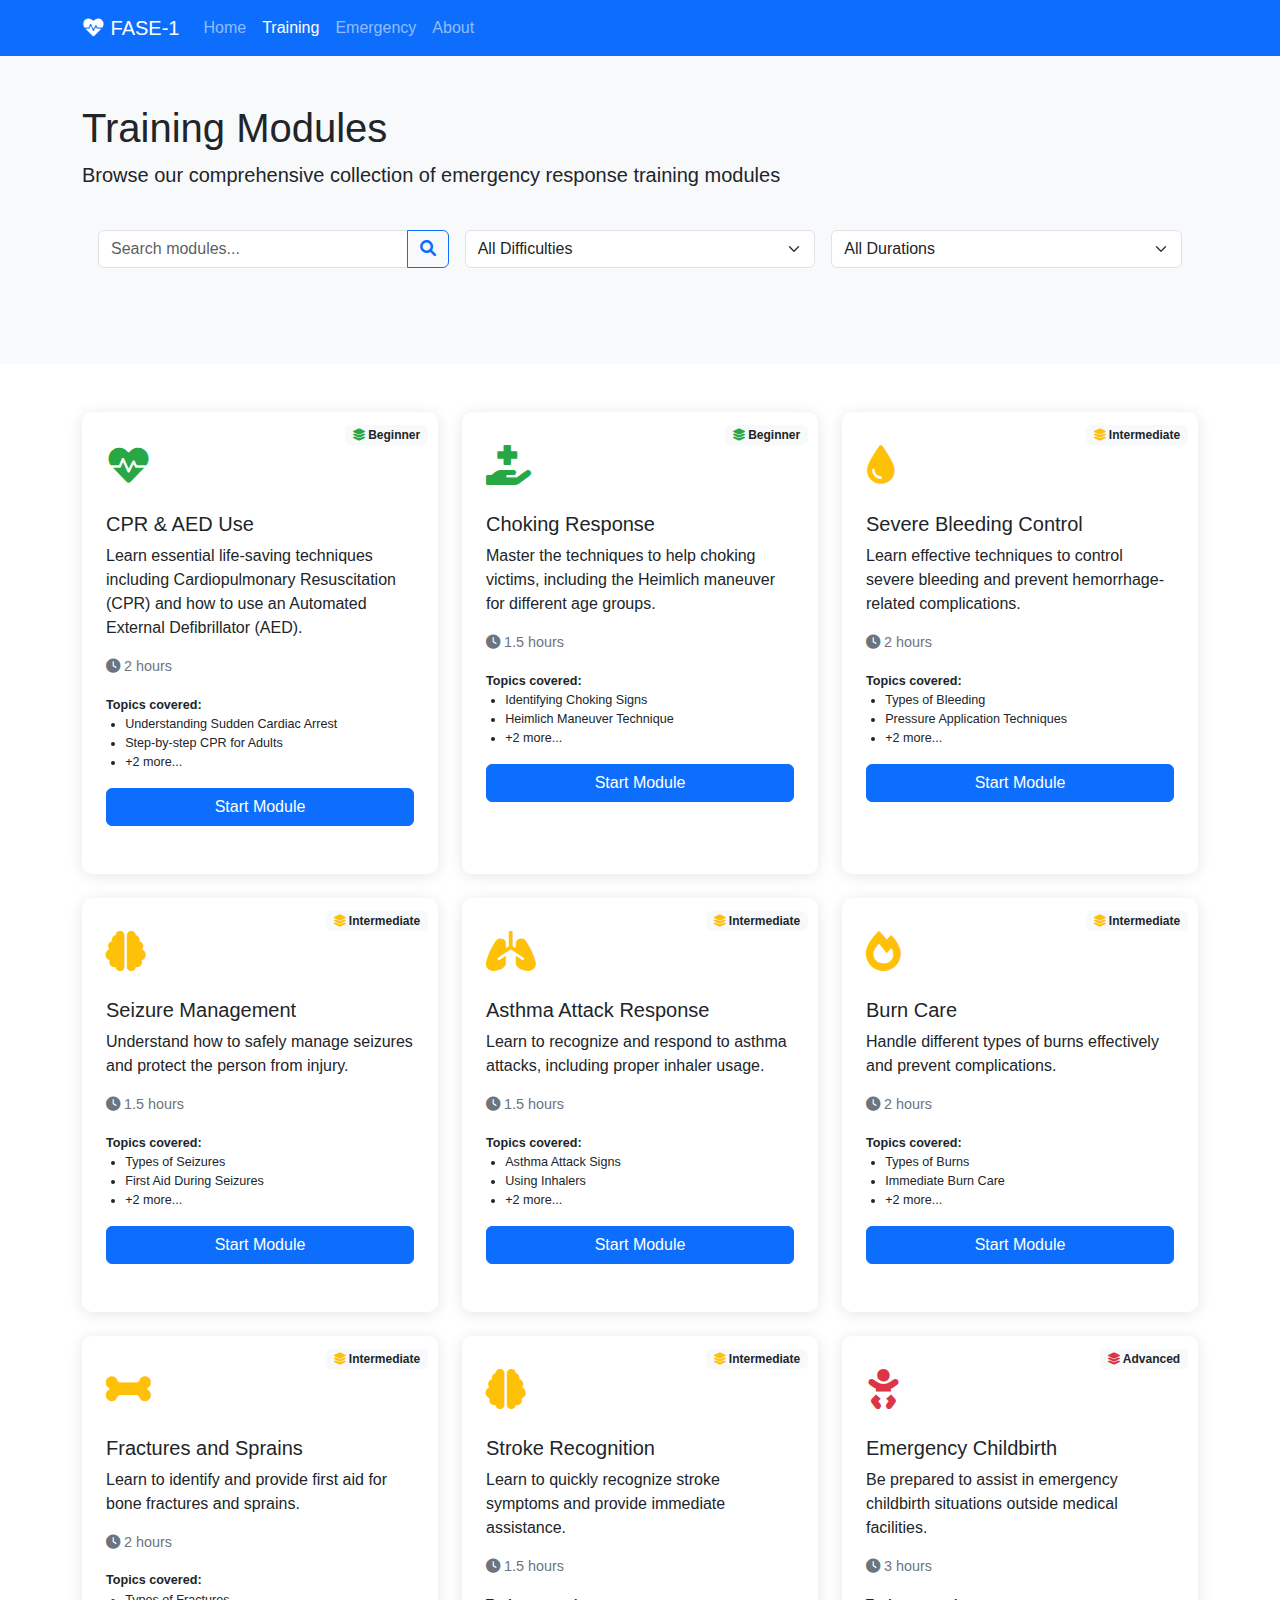
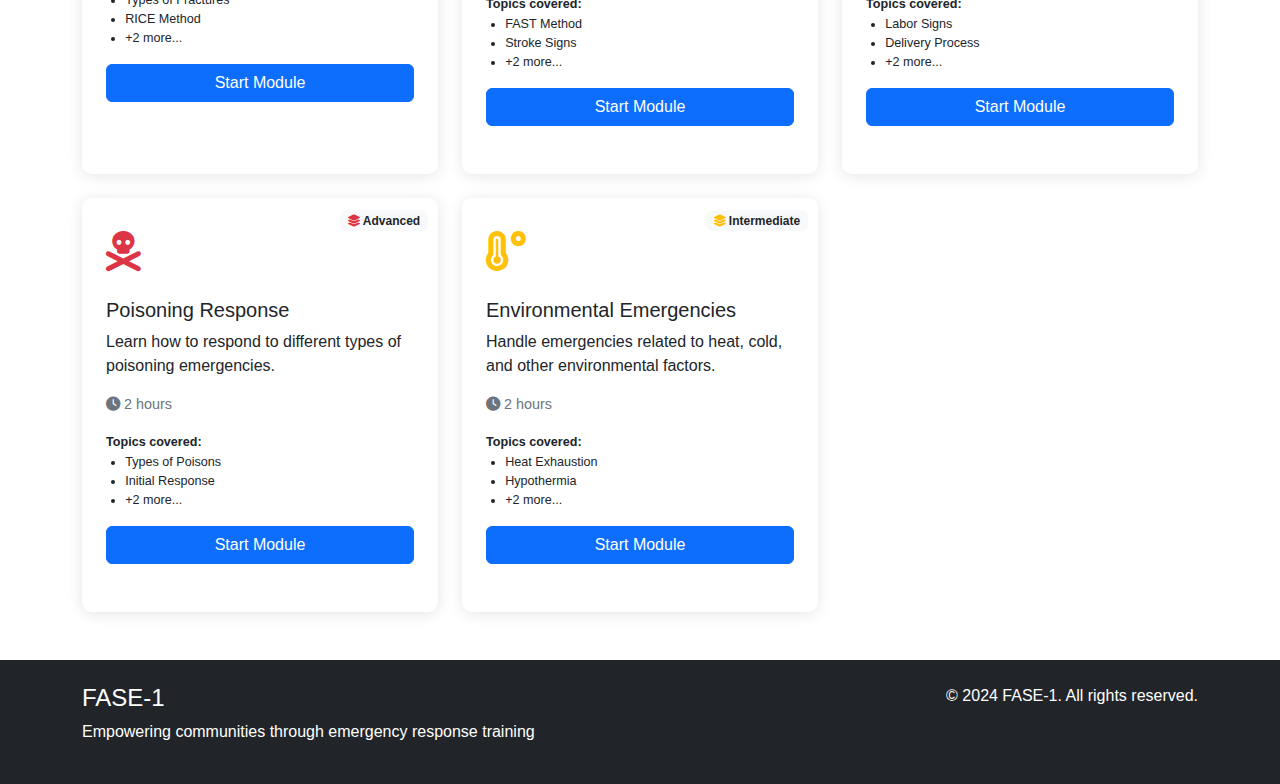
<file: FASE-1-rebuild/training.html>
<!DOCTYPE html>
<html lang="en">
<head>
    <meta charset="UTF-8">
    <meta name="viewport" content="width=device-width, initial-scale=1.0">
    <title>Training Modules - FASE-1</title>
    <link href="https://cdn.jsdelivr.net/npm/bootstrap@5.1.3/dist/css/bootstrap.min.css" rel="stylesheet">
    <link href="https://cdnjs.cloudflare.com/ajax/libs/font-awesome/6.0.0/css/all.min.css" rel="stylesheet">
    <link rel="stylesheet" href="css/style.css">
    <style>
        .module-card {
            transition: transform 0.3s ease, box-shadow 0.3s ease;
            height: 100%;
            cursor: pointer;
            position: relative;
            overflow: hidden;
        }
        .module-card:hover {
            transform: translateY(-5px);
            box-shadow: 0 4px 15px rgba(0,0,0,0.1);
        }
        .progress-small {
            height: 5px;
        }
        .module-icon {
            font-size: 2.5rem;
            margin-bottom: 1rem;
            transition: all 0.3s ease;
        }
        .module-card:hover .module-icon {
            transform: scale(1.1);
        }
        .completion-badge {
            position: absolute;
            top: 10px;
            right: 10px;
            padding: 5px 10px;
            border-radius: 15px;
            font-size: 0.8rem;
        }
        .prerequisites {
            font-size: 0.9rem;
            color: #6c757d;
        }
        .locked-module {
            opacity: 0.7;
            pointer-events: none;
        }
        .locked-module::after {
            content: '\f023';
            font-family: 'Font Awesome 5 Free';
            font-weight: 900;
            position: absolute;
            top: 50%;
            left: 50%;
            transform: translate(-50%, -50%);
            font-size: 3rem;
            color: #dc3545;
        }
        .module-difficulty {
            position: absolute;
            top: 10px;
            right: 10px;
        }
        .module-duration {
            font-size: 0.9rem;
            color: #6c757d;
        }
        .module-topics {
            margin-top: 1rem;
            font-size: 0.9rem;
        }
        .module-topics ul {
            padding-left: 1.2rem;
            margin-bottom: 0;
        }
        .filter-section {
            background: #f8f9fa;
            padding: 1rem;
            border-radius: 10px;
            margin-bottom: 2rem;
        }
        .module-card .card-body {
            display: flex;
            flex-direction: column;
        }
        .module-card .btn {
            margin-top: auto;
        }
        .difficulty-beginner { color: #28a745; }
        .difficulty-intermediate { color: #ffc107; }
        .difficulty-advanced { color: #dc3545; }
    </style>
</head>
<body>
    <!-- Navigation -->
    <nav class="navbar navbar-expand-lg navbar-dark bg-primary">
        <div class="container">
            <a class="navbar-brand" href="index.html"><i class="fas fa-heartbeat"></i> FASE-1</a>
            <button class="navbar-toggler" type="button" data-bs-toggle="collapse" data-bs-target="#navbarNav">
                <span class="navbar-toggler-icon"></span>
            </button>
            <div class="collapse navbar-collapse" id="navbarNav">
                <ul class="navbar-nav">
                    <li class="nav-item">
                        <a class="nav-link" href="index.html">Home</a>
                    </li>
                    <li class="nav-item">
                        <a class="nav-link active" href="training.html">Training</a>
                    </li>
                    <li class="nav-item">
                        <a class="nav-link" href="index.html#emergency">Emergency</a>
                    </li>
                    <li class="nav-item">
                        <a class="nav-link" href="index.html#about">About</a>
                    </li>
                </ul>
            </div>
        </div>
    </nav>

    <!-- Training Header -->
    <div class="training-header bg-light py-5">
        <div class="container">
            <h1>Training Modules</h1>
            <p class="lead">Browse our comprehensive collection of emergency response training modules</p>
            
            <!-- Filter Section -->
            <div class="filter-section mt-4">
                <div class="row g-3">
                    <div class="col-md-4">
                        <div class="input-group">
                            <input type="text" id="moduleSearch" class="form-control" placeholder="Search modules...">
                            <button class="btn btn-outline-primary" type="button">
                                <i class="fas fa-search"></i>
                            </button>
                        </div>
                    </div>
                    <div class="col-md-4">
                        <select id="difficultyFilter" class="form-select">
                            <option value="">All Difficulties</option>
                            <option value="Beginner">Beginner</option>
                            <option value="Intermediate">Intermediate</option>
                            <option value="Advanced">Advanced</option>
                        </select>
                    </div>
                    <div class="col-md-4">
                        <select id="durationFilter" class="form-select">
                            <option value="">All Durations</option>
                            <option value="1">1-2 Hours</option>
                            <option value="2">2-3 Hours</option>
                            <option value="3">3+ Hours</option>
                        </select>
                    </div>
                </div>
            </div>
        </div>
    </div>

    <!-- Modules Grid -->
    <div class="container py-5">
        <div class="row g-4" id="modulesGrid">
            <!-- Modules will be loaded here by JavaScript -->
        </div>
    </div>

    <!-- Footer -->
    <footer class="bg-dark text-white py-4">
        <div class="container">
            <div class="row">
                <div class="col-md-6">
                    <h4>FASE-1</h4>
                    <p>Empowering communities through emergency response training</p>
                </div>
                <div class="col-md-6 text-md-end">
                    <p>&copy; 2024 FASE-1. All rights reserved.</p>
                </div>
            </div>
        </div>
    </footer>

    <!-- Scripts -->
    <script src="https://cdn.jsdelivr.net/npm/bootstrap@5.1.3/dist/js/bootstrap.bundle.min.js"></script>
    <script src="js/moduleConfig.js"></script>
    <script>
        document.addEventListener('DOMContentLoaded', function() {
            loadModules();
            setupFilters();
        });

        function loadModules(searchTerm = '', difficulty = '', duration = '') {
            const modulesGrid = document.getElementById('modulesGrid');
            let modules = moduleConfig.getAllModules();

            // Apply filters
            modules = modules.filter(module => {
                const matchesSearch = !searchTerm || 
                    module.title.toLowerCase().includes(searchTerm.toLowerCase()) ||
                    module.description.toLowerCase().includes(searchTerm.toLowerCase());
                const matchesDifficulty = !difficulty || module.difficulty === difficulty;
                const matchesDuration = !duration || filterDuration(module.duration, duration);
                return matchesSearch && matchesDifficulty && matchesDuration;
            });

            // Clear existing modules
            modulesGrid.innerHTML = '';

            // Add modules
            modules.forEach(module => {
                const moduleCard = createModuleCard(module);
                modulesGrid.appendChild(moduleCard);
            });
        }

        function filterDuration(duration, filter) {
            const hours = parseInt(duration);
            switch(filter) {
                case '1': return hours <= 2;
                case '2': return hours > 2 && hours <= 3;
                case '3': return hours > 3;
                default: return true;
            }
        }

        function createModuleCard(module) {
            const col = document.createElement('div');
            col.className = 'col-md-4';
            
            const difficultyClass = `difficulty-${module.difficulty.toLowerCase()}`;
            const prerequisites = module.prerequisites.length > 0 
                ? `<div class="prerequisites mt-2">
                    <small class="text-muted">
                        <i class="fas fa-info-circle"></i> Prerequisites: ${module.prerequisites.join(', ')}
                    </small>
                   </div>`
                : '';
            
            const topics = module.topics.length > 0
                ? `<div class="module-topics">
                    <small>
                        <strong>Topics covered:</strong>
                        <ul>
                            ${module.topics.slice(0, 2).map(topic => `<li>${topic}</li>`).join('')}
                            ${module.topics.length > 2 ? `<li>+${module.topics.length - 2} more...</li>` : ''}
                        </ul>
                    </small>
                   </div>`
                : '';
            
            col.innerHTML = `
                <div class="card module-card h-100">
                    <div class="card-body">
                        <div class="module-difficulty">
                            <span class="badge bg-light text-dark">
                                <i class="fas fa-layer-group ${difficultyClass}"></i> ${module.difficulty}
                            </span>
                        </div>
                        <div class="module-icon">
                            <i class="fas ${module.icon} ${difficultyClass}"></i>
                        </div>
                        <h3 class="card-title h5">${module.title}</h3>
                        <p class="card-text">${module.description}</p>
                        <div class="module-duration">
                            <i class="fas fa-clock"></i> ${module.duration}
                        </div>
                        ${topics}
                        ${prerequisites}
                        <a href="modules/${module.id}.html" class="btn btn-primary mt-3">Start Module</a>
                    </div>
                </div>
            `;
            
            return col;
        }

        function setupFilters() {
            const searchInput = document.getElementById('moduleSearch');
            const difficultySelect = document.getElementById('difficultyFilter');
            const durationSelect = document.getElementById('durationFilter');

            function applyFilters() {
                const searchTerm = searchInput.value;
                const difficulty = difficultySelect.value;
                const duration = durationSelect.value;
                loadModules(searchTerm, difficulty, duration);
            }

            searchInput.addEventListener('input', applyFilters);
            difficultySelect.addEventListener('change', applyFilters);
            durationSelect.addEventListener('change', applyFilters);
        }
    </script>
</body>
</html>
</file>
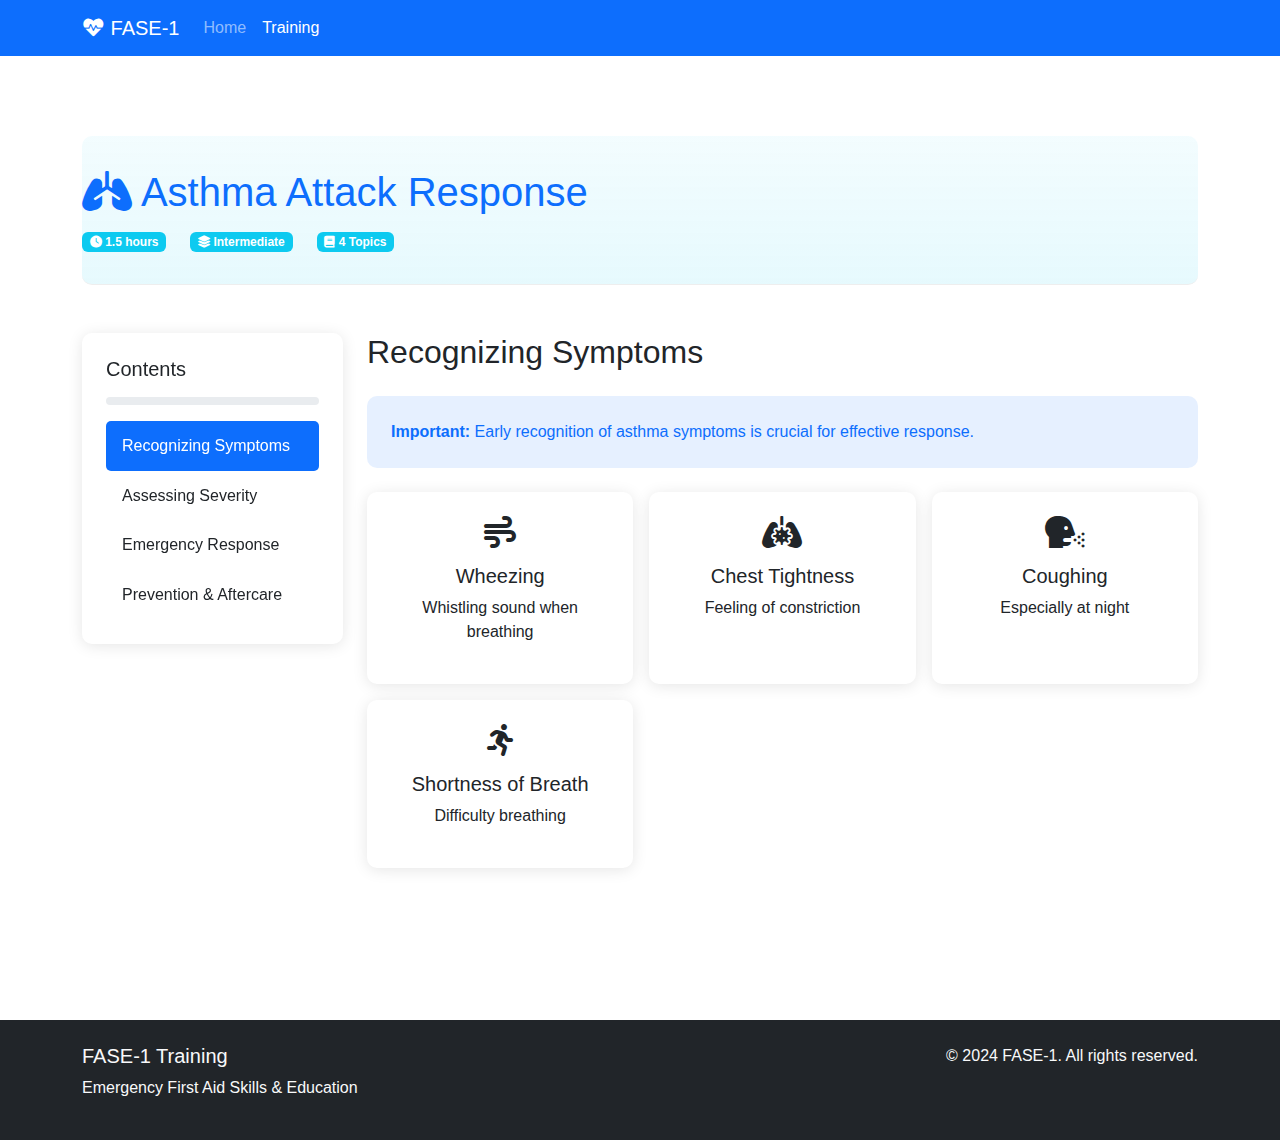
<file: FASE-1-rebuild/modules/asthma.html>
<!DOCTYPE html>
<html lang="en">
<head>
    <meta charset="UTF-8">
    <meta name="viewport" content="width=device-width, initial-scale=1.0">
    <title>Asthma Attack Response - FASE-1 Training</title>
    <link href="https://cdn.jsdelivr.net/npm/bootstrap@5.1.3/dist/css/bootstrap.min.css" rel="stylesheet">
    <link href="https://cdnjs.cloudflare.com/ajax/libs/font-awesome/6.0.0/css/all.min.css" rel="stylesheet">
    <link href="../css/style.css" rel="stylesheet">
    <link href="../css/modules/asthma.css" rel="stylesheet">
</head>
<body data-module-id="asthma">
    <!-- Navigation Bar -->
    <nav class="navbar navbar-expand-lg navbar-dark bg-primary">
        <div class="container">
            <a class="navbar-brand" href="../index.html"><i class="fas fa-heartbeat"></i> FASE-1</a>
            <button class="navbar-toggler" type="button" data-bs-toggle="collapse" data-bs-target="#navbarNav">
                <span class="navbar-toggler-icon"></span>
            </button>
            <div class="collapse navbar-collapse" id="navbarNav">
                <ul class="navbar-nav">
                    <li class="nav-item">
                        <a class="nav-link" href="../index.html">Home</a>
                    </li>
                    <li class="nav-item">
                        <a class="nav-link active" href="../training.html">Training</a>
                    </li>
                </ul>
            </div>
        </div>
    </nav>

    <!-- Module Content -->
    <div class="module-content">
        <div class="container py-5">
            <div class="module-header mb-5 asthma-header">
                <h1><i class="fas fa-lungs"></i> Asthma Attack Response</h1>
                <div class="module-meta">
                    <span class="badge bg-info me-2">
                        <i class="fas fa-clock"></i> 1.5 hours
                    </span>
                    <span class="badge bg-info me-2">
                        <i class="fas fa-layer-group"></i> Intermediate
                    </span>
                    <span class="badge bg-info">
                        <i class="fas fa-book"></i> 4 Topics
                    </span>
                </div>
            </div>

            <!-- Module Navigation -->
            <div class="row">
                <div class="col-md-3">
                    <div class="module-nav card sticky-top">
                        <div class="card-body">
                            <h5 class="card-title">Contents</h5>
                            <div class="progress mb-3 progress-small">
                                <div class="progress-bar bg-info" role="progressbar" style="width: 0%"></div>
                            </div>
                            <nav class="nav flex-column">
                                <a class="nav-link active" href="#symptoms">Recognizing Symptoms</a>
                                <a class="nav-link" href="#severity">Assessing Severity</a>
                                <a class="nav-link" href="#response">Emergency Response</a>
                                <a class="nav-link" href="#prevention">Prevention & Aftercare</a>
                            </nav>
                        </div>
                    </div>
                </div>

                <div class="col-md-9">
                    <div class="module-sections">
                        <!-- Symptoms Section -->
                        <section id="symptoms" class="module-section active">
                            <h2>Recognizing Symptoms</h2>
                            
                            <div class="alert alert-info">
                                <strong>Important:</strong> Early recognition of asthma symptoms is crucial for effective response.
                            </div>

                            <div class="symptoms-grid">
                                <div class="symptom-card">
                                    <i class="fas fa-wind"></i>
                                    <h5>Wheezing</h5>
                                    <p>Whistling sound when breathing</p>
                                </div>
                                <div class="symptom-card">
                                    <i class="fas fa-lungs-virus"></i>
                                    <h5>Chest Tightness</h5>
                                    <p>Feeling of constriction</p>
                                </div>
                                <div class="symptom-card">
                                    <i class="fas fa-head-side-cough"></i>
                                    <h5>Coughing</h5>
                                    <p>Especially at night</p>
                                </div>
                                <div class="symptom-card">
                                    <i class="fas fa-running"></i>
                                    <h5>Shortness of Breath</h5>
                                    <p>Difficulty breathing</p>
                                </div>
                            </div>
                        </section>

                        <!-- Severity Section -->
                        <section id="severity" class="module-section">
                            <h2>Assessing Severity</h2>
                            
                            <div class="severity-levels">
                                <div class="severity-card">
                                    <h5>Mild Attack</h5>
                                    <ul>
                                        <li>Minor wheezing</li>
                                        <li>Can speak in sentences</li>
                                        <li>Can walk normally</li>
                                        <li>Normal alertness</li>
                                    </ul>
                                </div>
                                <div class="severity-card">
                                    <h5>Moderate Attack</h5>
                                    <ul>
                                        <li>Obvious wheezing</li>
                                        <li>Speaks in phrases</li>
                                        <li>Walking difficult</li>
                                        <li>Using accessory muscles</li>
                                    </ul>
                                </div>
                                <div class="severity-card">
                                    <h5>Severe Attack</h5>
                                    <ul>
                                        <li>Severe wheezing</li>
                                        <li>Single word speech</li>
                                        <li>Hunched posture</li>
                                        <li>Confusion possible</li>
                                    </ul>
                                </div>
                            </div>

                            <div class="emergency-alert mt-4">
                                <strong>Emergency Warning Signs:</strong>
                                <ul>
                                    <li>Blue lips or fingernails</li>
                                    <li>Unable to speak or walk</li>
                                    <li>Severe chest retractions</li>
                                    <li>Drowsiness or confusion</li>
                                </ul>
                            </div>
                        </section>

                        <!-- Response Section -->
                        <section id="response" class="module-section">
                            <h2>Emergency Response</h2>
                            
                            <div class="inhaler-guide">
                                <h4>Inhaler Usage Guide</h4>
                                <div class="inhaler-steps">
                                    <div class="inhaler-step">
                                        <i class="fas fa-hand-sparkles"></i>
                                        <h5>Prepare</h5>
                                        <p>Shake inhaler well</p>
                                    </div>
                                    <div class="inhaler-step">
                                        <i class="fas fa-spray-can"></i>
                                        <h5>Position</h5>
                                        <p>Remove cap, hold upright</p>
                                    </div>
                                    <div class="inhaler-step">
                                        <i class="fas fa-lungs"></i>
                                        <h5>Breathe</h5>
                                        <p>Exhale fully first</p>
                                    </div>
                                    <div class="inhaler-step">
                                        <i class="fas fa-clock"></i>
                                        <h5>Hold</h5>
                                        <p>Hold breath 10 seconds</p>
                                    </div>
                                </div>
                            </div>

                            <div class="technique-steps mt-4">
                                <h4>Response Steps</h4>
                                <ol class="response-steps">
                                    <li>
                                        <h5>Stay Calm</h5>
                                        <p>Help the person remain calm and seated upright.</p>
                                    </li>
                                    <li>
                                        <h5>Use Inhaler</h5>
                                        <p>Help them use their rescue inhaler as prescribed.</p>
                                    </li>
                                    <li>
                                        <h5>Monitor</h5>
                                        <p>Watch for improvement or worsening of symptoms.</p>
                                    </li>
                                    <li>
                                        <h5>Get Help</h5>
                                        <p>Call emergency services if symptoms are severe or not improving.</p>
                                    </li>
                                </ol>
                            </div>
                        </section>

                        <!-- Prevention Section -->
                        <section id="prevention" class="module-section">
                            <h2>Prevention & Aftercare</h2>
                            
                            <div class="prevention-tips">
                                <div class="prevention-card">
                                    <h5><i class="fas fa-shield-virus"></i> Trigger Avoidance</h5>
                                    <ul>
                                        <li>Identify common triggers</li>
                                        <li>Monitor air quality</li>
                                        <li>Keep environment clean</li>
                                        <li>Avoid known allergens</li>
                                    </ul>
                                </div>
                                <div class="prevention-card">
                                    <h5><i class="fas fa-notes-medical"></i> Action Plan</h5>
                                    <ul>
                                        <li>Have written plan ready</li>
                                        <li>Keep inhaler accessible</li>
                                        <li>Regular check-ups</li>
                                        <li>Update medications</li>
                                    </ul>
                                </div>
                            </div>

                            <div class="assessment mt-4">
                                <h4>Knowledge Check</h4>
                                <div class="asthma-quiz">
                                    <form id="asthmaQuiz">
                                        <div class="question">
                                            <p><strong>What is the correct position for someone having an asthma attack?</strong></p>
                                        </div>
                                        <div class="options">
                                            <div class="option">
                                                <input class="form-check-input" type="radio" name="q1" value="1" id="option1">
                                                <label class="form-check-label" for="option1">Lying down flat</label>
                                            </div>
                                            <div class="option">
                                                <input class="form-check-input" type="radio" name="q1" value="2" id="option2">
                                                <label class="form-check-label" for="option2">Sitting upright</label>
                                            </div>
                                            <div class="option">
                                                <input class="form-check-input" type="radio" name="q1" value="3" id="option3">
                                                <label class="form-check-label" for="option3">On their side</label>
                                            </div>
                                        </div>
                                        <button type="button" class="btn btn-info mt-3" onclick="checkAnswer()">Submit</button>
                                    </form>
                                </div>
                            </div>
                        </section>
                    </div>
                </div>
            </div>
        </div>
    </div>

    <!-- Footer -->
    <footer class="bg-dark text-light py-4 mt-5">
        <div class="container">
            <div class="row">
                <div class="col-md-6">
                    <h5>FASE-1 Training</h5>
                    <p>Emergency First Aid Skills & Education</p>
                </div>
                <div class="col-md-6 text-md-end">
                    <p>&copy; 2024 FASE-1. All rights reserved.</p>
                </div>
            </div>
        </div>
    </footer>

    <!-- Scripts -->
    <script src="https://cdn.jsdelivr.net/npm/bootstrap@5.1.3/dist/js/bootstrap.bundle.min.js"></script>
    <script src="../js/moduleConfig.js"></script>
    <script src="../js/courseManager.js"></script>
    <script src="../js/moduleNavigation.js"></script>
    <script>
        // Initialize Course Manager
        const courseManager = new CourseManager();
        courseManager.initializeModule('asthma', 4); // 4 sections in this module

        function checkAnswer() {
            const answer = document.querySelector('input[name="q1"]:checked')?.value;
            if (!answer) {
                alert('Please select an answer.');
                return;
            }

            if (answer === '2') {
                alert('Correct! Sitting upright helps open airways and makes breathing easier.');
                courseManager.saveQuizScore('asthma', 'quiz1', 100);
            } else {
                alert('Incorrect. A person having an asthma attack should sit upright to help breathing.');
                courseManager.saveQuizScore('asthma', 'quiz1', 0);
            }
        }

        // Initialize Progress Tracking
        const progressTracker = new ProgressTracker(courseManager);
        progressTracker.startTracking();
    </script>
</body>
</html>
</file>
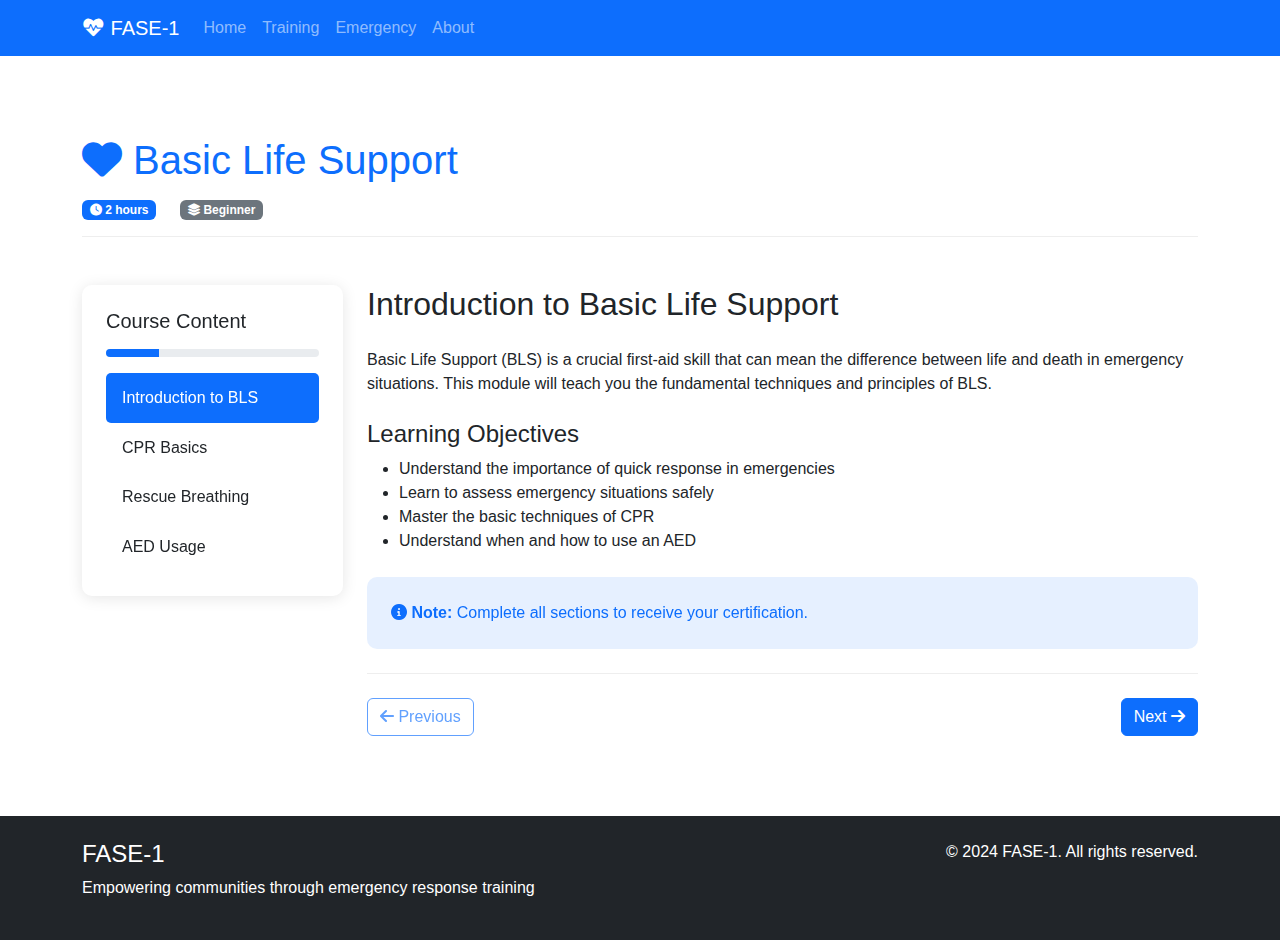
<file: FASE-1-rebuild/modules/basic_life_support.html>
<!DOCTYPE html>
<html lang="en">
<head>
    <meta charset="UTF-8">
    <meta name="viewport" content="width=device-width, initial-scale=1.0">
    <title>Basic Life Support - FASE-1</title>
    <link href="https://cdn.jsdelivr.net/npm/bootstrap@5.1.3/dist/css/bootstrap.min.css" rel="stylesheet">
    <link href="https://cdnjs.cloudflare.com/ajax/libs/font-awesome/6.0.0/css/all.min.css" rel="stylesheet">
    <link href="../css/style.css" rel="stylesheet">
</head>
<body>
    <!-- Navigation -->
    <nav class="navbar navbar-expand-lg navbar-dark bg-primary">
        <div class="container">
            <a class="navbar-brand" href="../index.html"><i class="fas fa-heartbeat"></i> FASE-1</a>
            <button class="navbar-toggler" type="button" data-bs-toggle="collapse" data-bs-target="#navbarNav">
                <span class="navbar-toggler-icon"></span>
            </button>
            <div class="collapse navbar-collapse" id="navbarNav">
                <ul class="navbar-nav">
                    <li class="nav-item">
                        <a class="nav-link" href="../index.html">Home</a>
                    </li>
                    <li class="nav-item">
                        <a class="nav-link" href="../training.html">Training</a>
                    </li>
                    <li class="nav-item">
                        <a class="nav-link" href="../index.html#emergency">Emergency</a>
                    </li>
                    <li class="nav-item">
                        <a class="nav-link" href="../index.html#about">About</a>
                    </li>
                </ul>
            </div>
        </div>
    </nav>

    <!-- Module Content -->
    <div class="module-content">
        <div class="container py-5">
            <div class="module-header mb-5">
                <h1><i class="fas fa-heart"></i> Basic Life Support</h1>
                <div class="module-meta">
                    <span class="badge bg-primary me-2">
                        <i class="fas fa-clock"></i> 2 hours
                    </span>
                    <span class="badge bg-secondary">
                        <i class="fas fa-layer-group"></i> Beginner
                    </span>
                </div>
            </div>

            <div class="row">
                <div class="col-md-3">
                    <!-- Module Navigation -->
                    <div class="module-nav card">
                        <div class="card-body">
                            <h5 class="card-title">Course Content</h5>
                            <div class="progress mb-3">
                                <div class="progress-bar" role="progressbar" style="width: 0%" id="moduleProgress"></div>
                            </div>
                            <ul class="nav flex-column" id="moduleNav">
                                <li class="nav-item">
                                    <a class="nav-link active" href="#intro">Introduction to BLS</a>
                                </li>
                                <li class="nav-item">
                                    <a class="nav-link" href="#cpr">CPR Basics</a>
                                </li>
                                <li class="nav-item">
                                    <a class="nav-link" href="#rescue">Rescue Breathing</a>
                                </li>
                                <li class="nav-item">
                                    <a class="nav-link" href="#aed">AED Usage</a>
                                </li>
                            </ul>
                        </div>
                    </div>
                </div>

                <div class="col-md-9">
                    <!-- Module Sections -->
                    <div class="module-sections">
                        <!-- Introduction Section -->
                        <section id="intro" class="module-section active">
                            <h2>Introduction to Basic Life Support</h2>
                            <p>Basic Life Support (BLS) is a crucial first-aid skill that can mean the difference between life and death in emergency situations. This module will teach you the fundamental techniques and principles of BLS.</p>
                            
                            <div class="learning-objectives mt-4">
                                <h4>Learning Objectives</h4>
                                <ul>
                                    <li>Understand the importance of quick response in emergencies</li>
                                    <li>Learn to assess emergency situations safely</li>
                                    <li>Master the basic techniques of CPR</li>
                                    <li>Understand when and how to use an AED</li>
                                </ul>
                            </div>

                            <div class="alert alert-info mt-4">
                                <i class="fas fa-info-circle"></i>
                                <strong>Note:</strong> Complete all sections to receive your certification.
                            </div>
                        </section>

                        <!-- CPR Basics Section -->
                        <section id="cpr" class="module-section">
                            <h2>CPR Basics</h2>
                            <p>Cardiopulmonary Resuscitation (CPR) is a lifesaving technique that's useful in many emergencies where someone's breathing or heartbeat has stopped.</p>
                            
                            <div class="technique-steps mt-4">
                                <h4>Steps for CPR</h4>
                                <ol>
                                    <li>
                                        <h5>Check the Scene and the Person</h5>
                                        <p>Ensure the scene is safe and check if the person is responsive.</p>
                                    </li>
                                    <li>
                                        <h5>Call Emergency Services</h5>
                                        <p>If the person is unresponsive, call emergency services immediately.</p>
                                    </li>
                                    <li>
                                        <h5>Check for Breathing</h5>
                                        <p>Look for chest movement and listen for breathing sounds.</p>
                                    </li>
                                    <li>
                                        <h5>Begin Chest Compressions</h5>
                                        <p>Place hands in the center of the chest and compress at least 2 inches deep at a rate of 100-120 compressions per minute.</p>
                                    </li>
                                </ol>
                            </div>

                            <div class="video-demo mt-4">
                                <h4>Video Demonstration</h4>
                                <div class="ratio ratio-16x9">
                                    <iframe src="https://www.youtube.com/embed/demo-video-id" allowfullscreen></iframe>
                                </div>
                            </div>
                        </section>

                        <!-- Rescue Breathing Section -->
                        <section id="rescue" class="module-section">
                            <h2>Rescue Breathing</h2>
                            <p>Rescue breathing provides oxygen to a person who is not breathing adequately on their own.</p>
                            
                            <div class="technique-steps mt-4">
                                <h4>Rescue Breathing Steps</h4>
                                <ol>
                                    <li>
                                        <h5>Open the Airway</h5>
                                        <p>Tilt the head back and lift the chin to open the airway.</p>
                                    </li>
                                    <li>
                                        <h5>Check for Breathing</h5>
                                        <p>Look, listen, and feel for breathing for no more than 10 seconds.</p>
                                    </li>
                                    <li>
                                        <h5>Give Rescue Breaths</h5>
                                        <p>If not breathing, give two rescue breaths, watching for chest rise.</p>
                                    </li>
                                </ol>
                            </div>

                            <div class="alert alert-warning mt-4">
                                <i class="fas fa-exclamation-triangle"></i>
                                <strong>Important:</strong> Always use a barrier device when performing rescue breathing.
                            </div>
                        </section>

                        <!-- AED Usage Section -->
                        <section id="aed" class="module-section">
                            <h2>AED Usage</h2>
                            <p>An Automated External Defibrillator (AED) is a portable device that checks heart rhythm and can send an electric shock to restore normal rhythm.</p>
                            
                            <div class="technique-steps mt-4">
                                <h4>Steps for Using an AED</h4>
                                <ol>
                                    <li>
                                        <h5>Power On the AED</h5>
                                        <p>Turn on the AED and follow the voice prompts.</p>
                                    </li>
                                    <li>
                                        <h5>Attach Pads</h5>
                                        <p>Place pads on bare chest according to the diagram on the pads.</p>
                                    </li>
                                    <li>
                                        <h5>Clear the Area</h5>
                                        <p>Ensure no one is touching the person when analyzing rhythm.</p>
                                    </li>
                                    <li>
                                        <h5>Deliver Shock if Advised</h5>
                                        <p>Press the shock button if instructed by the AED.</p>
                                    </li>
                                </ol>
                            </div>

                            <div class="quiz-section mt-4">
                                <h4>Knowledge Check</h4>
                                <div class="card">
                                    <div class="card-body">
                                        <p>Test your understanding of AED usage:</p>
                                        <form id="aedQuiz">
                                            <div class="mb-3">
                                                <p><strong>When should you use an AED?</strong></p>
                                                <div class="form-check">
                                                    <input class="form-check-input" type="radio" name="q1" value="1">
                                                    <label class="form-check-label">When someone is choking</label>
                                                </div>
                                                <div class="form-check">
                                                    <input class="form-check-input" type="radio" name="q1" value="2">
                                                    <label class="form-check-label">When someone is unconscious and not breathing</label>
                                                </div>
                                                <div class="form-check">
                                                    <input class="form-check-input" type="radio" name="q1" value="3">
                                                    <label class="form-check-label">When someone has a broken bone</label>
                                                </div>
                                            </div>
                                            <button type="submit" class="btn btn-primary">Check Answer</button>
                                        </form>
                                    </div>
                                </div>
                            </div>
                        </section>
                    </div>

                    <!-- Navigation Buttons -->
                    <div class="module-navigation mt-4">
                        <div class="row">
                            <div class="col-6">
                                <button class="btn btn-outline-primary" id="prevSection">
                                    <i class="fas fa-arrow-left"></i> Previous
                                </button>
                            </div>
                            <div class="col-6 text-end">
                                <button class="btn btn-primary" id="nextSection">
                                    Next <i class="fas fa-arrow-right"></i>
                                </button>
                            </div>
                        </div>
                    </div>
                </div>
            </div>
        </div>
    </div>

    <!-- Footer -->
    <footer class="bg-dark text-white py-4">
        <div class="container">
            <div class="row">
                <div class="col-md-6">
                    <h4>FASE-1</h4>
                    <p>Empowering communities through emergency response training</p>
                </div>
                <div class="col-md-6 text-md-end">
                    <p>© 2024 FASE-1. All rights reserved.</p>
                </div>
            </div>
        </div>
    </footer>

    <!-- Scripts -->
    <script src="https://cdn.jsdelivr.net/npm/bootstrap@5.1.3/dist/js/bootstrap.bundle.min.js"></script>
    <script src="../js/moduleConfig.js"></script>
    <script>
        document.addEventListener('DOMContentLoaded', function() {
            setupModuleNavigation();
            setupQuiz();
        });

        function setupModuleNavigation() {
            const sections = document.querySelectorAll('.module-section');
            const navLinks = document.querySelectorAll('#moduleNav .nav-link');
            const prevButton = document.getElementById('prevSection');
            const nextButton = document.getElementById('nextSection');
            let currentSectionIndex = 0;

            // Hide all sections except the first one
            sections.forEach((section, index) => {
                if (index !== 0) section.style.display = 'none';
            });

            // Update progress bar
            function updateProgress() {
                const progress = ((currentSectionIndex + 1) / sections.length) * 100;
                document.getElementById('moduleProgress').style.width = `${progress}%`;
            }

            // Navigation click handlers
            navLinks.forEach((link, index) => {
                link.addEventListener('click', (e) => {
                    e.preventDefault();
                    showSection(index);
                });
            });

            prevButton.addEventListener('click', () => {
                if (currentSectionIndex > 0) {
                    showSection(currentSectionIndex - 1);
                }
            });

            nextButton.addEventListener('click', () => {
                if (currentSectionIndex < sections.length - 1) {
                    showSection(currentSectionIndex + 1);
                }
            });

            function showSection(index) {
                sections[currentSectionIndex].style.display = 'none';
                navLinks[currentSectionIndex].classList.remove('active');
                
                sections[index].style.display = 'block';
                navLinks[index].classList.add('active');
                
                currentSectionIndex = index;
                updateProgress();
                
                // Update button states
                prevButton.disabled = currentSectionIndex === 0;
                nextButton.disabled = currentSectionIndex === sections.length - 1;
                
                // Scroll to top of section
                sections[index].scrollIntoView({ behavior: 'smooth' });
            }

            // Initialize button states
            prevButton.disabled = true;
            updateProgress();
        }

        function setupQuiz() {
            const quizForm = document.getElementById('aedQuiz');
            if (quizForm) {
                quizForm.addEventListener('submit', (e) => {
                    e.preventDefault();
                    const answer = document.querySelector('input[name="q1"]:checked');
                    if (answer && answer.value === '2') {
                        alert('Correct! An AED should be used when someone is unconscious and not breathing.');
                    } else {
                        alert('Incorrect. Try again!');
                    }
                });
            }
        }
    </script>
</body>
</html>
</file>
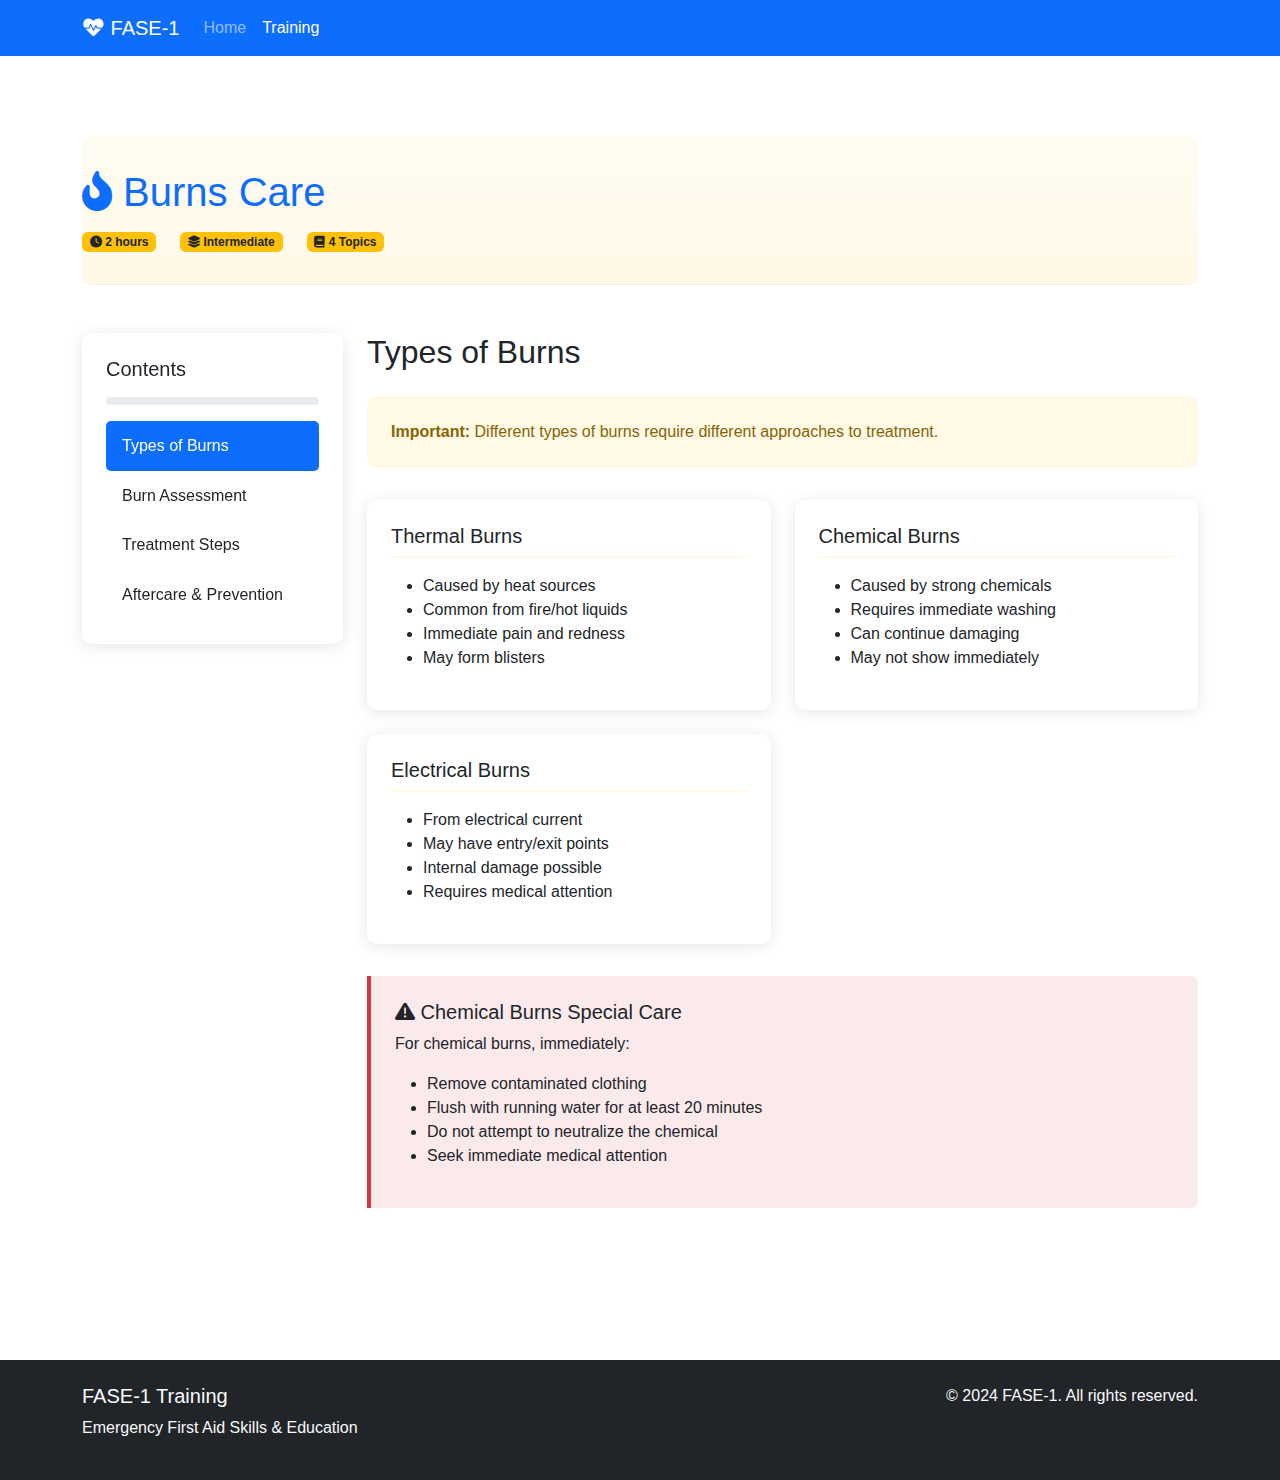
<file: FASE-1-rebuild/modules/burns.html>
<!DOCTYPE html>
<html lang="en">
<head>
    <meta charset="UTF-8">
    <meta name="viewport" content="width=device-width, initial-scale=1.0">
    <title>Burns Care - FASE-1 Training</title>
    <link href="https://cdn.jsdelivr.net/npm/bootstrap@5.1.3/dist/css/bootstrap.min.css" rel="stylesheet">
    <link href="https://cdnjs.cloudflare.com/ajax/libs/font-awesome/6.0.0/css/all.min.css" rel="stylesheet">
    <link href="../css/style.css" rel="stylesheet">
    <link href="../css/modules/burns.css" rel="stylesheet">
</head>
<body data-module-id="burns">
    <!-- Navigation Bar -->
    <nav class="navbar navbar-expand-lg navbar-dark bg-primary">
        <div class="container">
            <a class="navbar-brand" href="../index.html"><i class="fas fa-heartbeat"></i> FASE-1</a>
            <button class="navbar-toggler" type="button" data-bs-toggle="collapse" data-bs-target="#navbarNav">
                <span class="navbar-toggler-icon"></span>
            </button>
            <div class="collapse navbar-collapse" id="navbarNav">
                <ul class="navbar-nav">
                    <li class="nav-item">
                        <a class="nav-link" href="../index.html">Home</a>
                    </li>
                    <li class="nav-item">
                        <a class="nav-link active" href="../training.html">Training</a>
                    </li>
                </ul>
            </div>
        </div>
    </nav>

    <!-- Module Content -->
    <div class="module-content">
        <div class="container py-5">
            <div class="module-header mb-5 burns-header">
                <h1><i class="fas fa-fire-alt"></i> Burns Care</h1>
                <div class="module-meta">
                    <span class="badge bg-warning text-dark me-2">
                        <i class="fas fa-clock"></i> 2 hours
                    </span>
                    <span class="badge bg-warning text-dark me-2">
                        <i class="fas fa-layer-group"></i> Intermediate
                    </span>
                    <span class="badge bg-warning text-dark">
                        <i class="fas fa-book"></i> 4 Topics
                    </span>
                </div>
            </div>

            <!-- Module Navigation -->
            <div class="row">
                <div class="col-md-3">
                    <div class="module-nav card sticky-top">
                        <div class="card-body">
                            <h5 class="card-title">Contents</h5>
                            <div class="progress mb-3 progress-small">
                                <div class="progress-bar bg-warning" role="progressbar" style="width: 0%"></div>
                            </div>
                            <nav class="nav flex-column">
                                <a class="nav-link active" href="#types">Types of Burns</a>
                                <a class="nav-link" href="#assessment">Burn Assessment</a>
                                <a class="nav-link" href="#treatment">Treatment Steps</a>
                                <a class="nav-link" href="#aftercare">Aftercare & Prevention</a>
                            </nav>
                        </div>
                    </div>
                </div>

                <div class="col-md-9">
                    <div class="module-sections">
                        <!-- Types Section -->
                        <section id="types" class="module-section active">
                            <h2>Types of Burns</h2>
                            
                            <div class="alert alert-warning">
                                <strong>Important:</strong> Different types of burns require different approaches to treatment.
                            </div>

                            <div class="burns-types">
                                <div class="burn-card">
                                    <h5>Thermal Burns</h5>
                                    <ul>
                                        <li>Caused by heat sources</li>
                                        <li>Common from fire/hot liquids</li>
                                        <li>Immediate pain and redness</li>
                                        <li>May form blisters</li>
                                    </ul>
                                </div>
                                <div class="burn-card">
                                    <h5>Chemical Burns</h5>
                                    <ul>
                                        <li>Caused by strong chemicals</li>
                                        <li>Requires immediate washing</li>
                                        <li>Can continue damaging</li>
                                        <li>May not show immediately</li>
                                    </ul>
                                </div>
                                <div class="burn-card">
                                    <h5>Electrical Burns</h5>
                                    <ul>
                                        <li>From electrical current</li>
                                        <li>May have entry/exit points</li>
                                        <li>Internal damage possible</li>
                                        <li>Requires medical attention</li>
                                    </ul>
                                </div>
                            </div>

                            <div class="chemical-burns mt-4">
                                <h5><i class="fas fa-exclamation-triangle"></i> Chemical Burns Special Care</h5>
                                <p>For chemical burns, immediately:</p>
                                <ul>
                                    <li>Remove contaminated clothing</li>
                                    <li>Flush with running water for at least 20 minutes</li>
                                    <li>Do not attempt to neutralize the chemical</li>
                                    <li>Seek immediate medical attention</li>
                                </ul>
                            </div>
                        </section>

                        <!-- Assessment Section -->
                        <section id="assessment" class="module-section">
                            <h2>Burn Assessment</h2>
                            
                            <div class="assessment-guide">
                                <div class="assessment-item">
                                    <i class="fas fa-ruler"></i>
                                    <h5>Size</h5>
                                    <p>Measure using palm method</p>
                                </div>
                                <div class="assessment-item">
                                    <i class="fas fa-layer-group"></i>
                                    <h5>Depth</h5>
                                    <p>Determine burn degree</p>
                                </div>
                                <div class="assessment-item">
                                    <i class="fas fa-map-marker-alt"></i>
                                    <h5>Location</h5>
                                    <p>Note critical areas</p>
                                </div>
                                <div class="assessment-item">
                                    <i class="fas fa-clock"></i>
                                    <h5>Time</h5>
                                    <p>Duration since injury</p>
                                </div>
                            </div>

                            <div class="severity-scale">
                                <h4>Burn Severity Scale</h4>
                                <div class="severity-indicators">
                                    <div class="severity-indicator mild">
                                        <h5>First Degree</h5>
                                        <ul>
                                            <li>Affects epidermis only</li>
                                            <li>Red and painful</li>
                                            <li>No blisters</li>
                                        </ul>
                                    </div>
                                    <div class="severity-indicator moderate">
                                        <h5>Second Degree</h5>
                                        <ul>
                                            <li>Affects dermis</li>
                                            <li>Blisters present</li>
                                            <li>Very painful</li>
                                        </ul>
                                    </div>
                                    <div class="severity-indicator severe">
                                        <h5>Third Degree</h5>
                                        <ul>
                                            <li>Full thickness</li>
                                            <li>White or charred</li>
                                            <li>May be painless</li>
                                        </ul>
                                    </div>
                                </div>
                            </div>
                        </section>

                        <!-- Treatment Section -->
                        <section id="treatment" class="module-section">
                            <h2>Treatment Steps</h2>
                            
                            <div class="alert alert-danger">
                                <strong>Critical:</strong> For severe burns, call emergency services immediately.
                            </div>

                            <div class="technique-steps mt-4">
                                <h4>Immediate Response</h4>
                                <ol class="treatment-steps">
                                    <li>
                                        <h5>Stop the Burning</h5>
                                        <p>Remove from heat source and cool the burn.</p>
                                    </li>
                                    <li>
                                        <h5>Cool the Burn</h5>
                                        <p>Run cool (not cold) water for at least 10 minutes.</p>
                                    </li>
                                    <li>
                                        <h5>Remove Restrictions</h5>
                                        <p>Take off jewelry and tight clothing near the burn.</p>
                                    </li>
                                    <li>
                                        <h5>Cover the Burn</h5>
                                        <p>Use sterile, non-stick dressing or clean cloth.</p>
                                    </li>
                                </ol>
                            </div>

                            <div class="first-aid-kit mt-4">
                                <h4>Essential Supplies</h4>
                                <div class="supply-item">
                                    <i class="fas fa-band-aid"></i>
                                    <h5>Dressings</h5>
                                    <p>Non-stick sterile dressings</p>
                                </div>
                                <div class="supply-item">
                                    <i class="fas fa-prescription-bottle"></i>
                                    <h5>Antiseptic</h5>
                                    <p>For wound cleaning</p>
                                </div>
                                <div class="supply-item">
                                    <i class="fas fa-tape"></i>
                                    <h5>Medical Tape</h5>
                                    <p>To secure dressings</p>
                                </div>
                                <div class="supply-item">
                                    <i class="fas fa-pills"></i>
                                    <h5>Pain Relief</h5>
                                    <p>Over-the-counter medication</p>
                                </div>
                            </div>
                        </section>

                        <!-- Aftercare Section -->
                        <section id="aftercare" class="module-section">
                            <h2>Aftercare & Prevention</h2>
                            
                            <div class="dos-donts">
                                <div class="dos">
                                    <h5>Do's</h5>
                                    <ul>
                                        <li>Keep the burn clean</li>
                                        <li>Change dressings regularly</li>
                                        <li>Take prescribed medications</li>
                                        <li>Protect from sun exposure</li>
                                    </ul>
                                </div>
                                <div class="donts">
                                    <h5>Don'ts</h5>
                                    <ul>
                                        <li>Don't pop blisters</li>
                                        <li>Don't use ice</li>
                                        <li>Don't apply butter or oils</li>
                                        <li>Don't use cotton wool</li>
                                    </ul>
                                </div>
                            </div>

                            <div class="assessment mt-4">
                                <h4>Knowledge Check</h4>
                                <div class="burns-quiz">
                                    <form id="burnsQuiz">
                                        <div class="question">
                                            <p><strong>What is the first step in treating a thermal burn?</strong></p>
                                        </div>
                                        <div class="options">
                                            <div class="option">
                                                <input class="form-check-input" type="radio" name="q1" value="1" id="option1">
                                                <label class="form-check-label" for="option1">Apply ice to the burn</label>
                                            </div>
                                            <div class="option">
                                                <input class="form-check-input" type="radio" name="q1" value="2" id="option2">
                                                <label class="form-check-label" for="option2">Cool the burn with running water</label>
                                            </div>
                                            <div class="option">
                                                <input class="form-check-input" type="radio" name="q1" value="3" id="option3">
                                                <label class="form-check-label" for="option3">Apply butter or oil</label>
                                            </div>
                                        </div>
                                        <button type="button" class="btn btn-warning mt-3" onclick="checkAnswer()">Submit</button>
                                    </form>
                                </div>
                            </div>
                        </section>
                    </div>
                </div>
            </div>
        </div>
    </div>

    <!-- Footer -->
    <footer class="bg-dark text-light py-4 mt-5">
        <div class="container">
            <div class="row">
                <div class="col-md-6">
                    <h5>FASE-1 Training</h5>
                    <p>Emergency First Aid Skills & Education</p>
                </div>
                <div class="col-md-6 text-md-end">
                    <p>&copy; 2024 FASE-1. All rights reserved.</p>
                </div>
            </div>
        </div>
    </footer>

    <!-- Scripts -->
    <script src="https://cdn.jsdelivr.net/npm/bootstrap@5.1.3/dist/js/bootstrap.bundle.min.js"></script>
    <script src="../js/moduleConfig.js"></script>
    <script src="../js/courseManager.js"></script>
    <script src="../js/moduleNavigation.js"></script>
    <script>
        // Initialize Course Manager
        const courseManager = new CourseManager();
        courseManager.initializeModule('burns', 4); // 4 sections in this module

        function checkAnswer() {
            const answer = document.querySelector('input[name="q1"]:checked')?.value;
            if (!answer) {
                alert('Please select an answer.');
                return;
            }

            if (answer === '2') {
                alert('Correct! The first step is to cool the burn with cool running water for at least 10 minutes.');
                courseManager.saveQuizScore('burns', 'quiz1', 100);
            } else {
                alert('Incorrect. Never use ice, butter, or oils on burns. Cool running water is the proper first step.');
                courseManager.saveQuizScore('burns', 'quiz1', 0);
            }
        }

        // Initialize Progress Tracking
        const progressTracker = new ProgressTracker(courseManager);
        progressTracker.startTracking();
    </script>
</body>
</html>
</file>
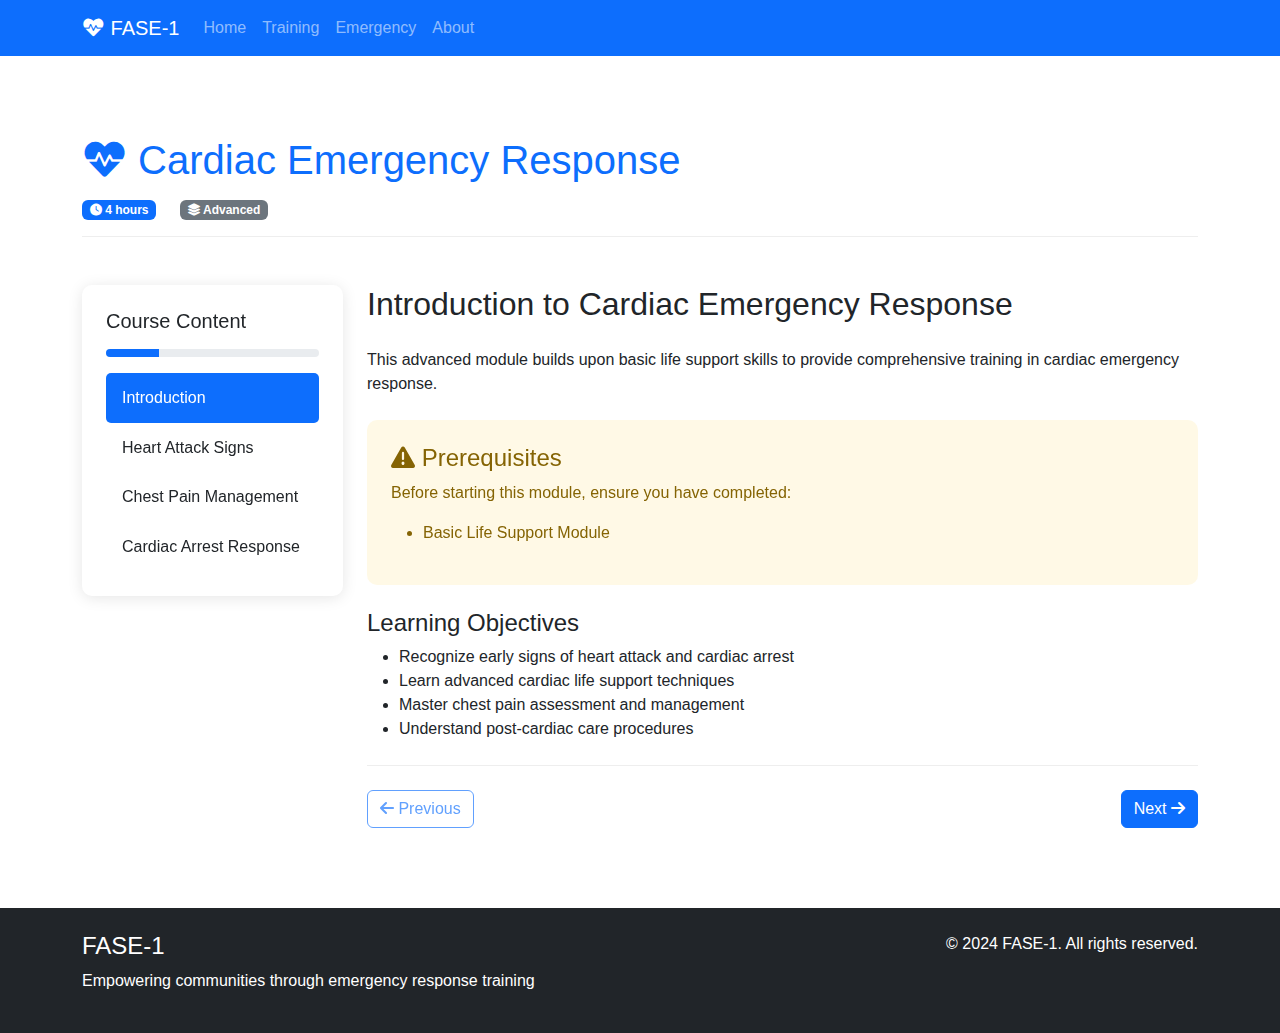
<file: FASE-1-rebuild/modules/cardiac_care.html>
<!DOCTYPE html>
<html lang="en">
<head>
    <meta charset="UTF-8">
    <meta name="viewport" content="width=device-width, initial-scale=1.0">
    <title>Cardiac Emergency Response - FASE-1</title>
    <link href="https://cdn.jsdelivr.net/npm/bootstrap@5.1.3/dist/css/bootstrap.min.css" rel="stylesheet">
    <link href="https://cdnjs.cloudflare.com/ajax/libs/font-awesome/6.0.0/css/all.min.css" rel="stylesheet">
    <link href="../css/style.css" rel="stylesheet">
</head>
<body>
    <!-- Navigation -->
    <nav class="navbar navbar-expand-lg navbar-dark bg-primary">
        <div class="container">
            <a class="navbar-brand" href="../index.html"><i class="fas fa-heartbeat"></i> FASE-1</a>
            <button class="navbar-toggler" type="button" data-bs-toggle="collapse" data-bs-target="#navbarNav">
                <span class="navbar-toggler-icon"></span>
            </button>
            <div class="collapse navbar-collapse" id="navbarNav">
                <ul class="navbar-nav">
                    <li class="nav-item">
                        <a class="nav-link" href="../index.html">Home</a>
                    </li>
                    <li class="nav-item">
                        <a class="nav-link" href="../training.html">Training</a>
                    </li>
                    <li class="nav-item">
                        <a class="nav-link" href="../index.html#emergency">Emergency</a>
                    </li>
                    <li class="nav-item">
                        <a class="nav-link" href="../index.html#about">About</a>
                    </li>
                </ul>
            </div>
        </div>
    </nav>

    <!-- Module Content -->
    <div class="module-content">
        <div class="container py-5">
            <div class="module-header mb-5">
                <h1><i class="fas fa-heartbeat"></i> Cardiac Emergency Response</h1>
                <div class="module-meta">
                    <span class="badge bg-primary me-2">
                        <i class="fas fa-clock"></i> 4 hours
                    </span>
                    <span class="badge bg-secondary">
                        <i class="fas fa-layer-group"></i> Advanced
                    </span>
                </div>
            </div>

            <div class="row">
                <div class="col-md-3">
                    <!-- Module Navigation -->
                    <div class="module-nav card">
                        <div class="card-body">
                            <h5 class="card-title">Course Content</h5>
                            <div class="progress mb-3">
                                <div class="progress-bar" role="progressbar" style="width: 0%" id="moduleProgress"></div>
                            </div>
                            <ul class="nav flex-column" id="moduleNav">
                                <li class="nav-item">
                                    <a class="nav-link active" href="#intro">Introduction</a>
                                </li>
                                <li class="nav-item">
                                    <a class="nav-link" href="#signs">Heart Attack Signs</a>
                                </li>
                                <li class="nav-item">
                                    <a class="nav-link" href="#management">Chest Pain Management</a>
                                </li>
                                <li class="nav-item">
                                    <a class="nav-link" href="#arrest">Cardiac Arrest Response</a>
                                </li>
                            </ul>
                        </div>
                    </div>
                </div>

                <div class="col-md-9">
                    <!-- Module Sections -->
                    <div class="module-sections">
                        <!-- Introduction Section -->
                        <section id="intro" class="module-section active">
                            <h2>Introduction to Cardiac Emergency Response</h2>
                            <p>This advanced module builds upon basic life support skills to provide comprehensive training in cardiac emergency response.</p>
                            
                            <div class="prerequisites alert alert-warning mt-4">
                                <h4><i class="fas fa-exclamation-triangle"></i> Prerequisites</h4>
                                <p>Before starting this module, ensure you have completed:</p>
                                <ul>
                                    <li>Basic Life Support Module</li>
                                </ul>
                            </div>

                            <div class="learning-objectives mt-4">
                                <h4>Learning Objectives</h4>
                                <ul>
                                    <li>Recognize early signs of heart attack and cardiac arrest</li>
                                    <li>Learn advanced cardiac life support techniques</li>
                                    <li>Master chest pain assessment and management</li>
                                    <li>Understand post-cardiac care procedures</li>
                                </ul>
                            </div>
                        </section>

                        <!-- Heart Attack Signs Section -->
                        <section id="signs" class="module-section">
                            <h2>Heart Attack Signs and Symptoms</h2>
                            
                            <div class="alert alert-info">
                                <strong>Key Point:</strong> Early recognition of heart attack symptoms can save lives.
                            </div>

                            <div class="symptoms-list mt-4">
                                <h4>Common Symptoms</h4>
                                <div class="row">
                                    <div class="col-md-6">
                                        <div class="card mb-3">
                                            <div class="card-body">
                                                <h5><i class="fas fa-exclamation-circle text-danger"></i> Primary Signs</h5>
                                                <ul>
                                                    <li>Chest pain or pressure</li>
                                                    <li>Shortness of breath</li>
                                                    <li>Cold sweats</li>
                                                    <li>Nausea</li>
                                                </ul>
                                            </div>
                                        </div>
                                    </div>
                                    <div class="col-md-6">
                                        <div class="card mb-3">
                                            <div class="card-body">
                                                <h5><i class="fas fa-info-circle text-warning"></i> Secondary Signs</h5>
                                                <ul>
                                                    <li>Arm or jaw pain</li>
                                                    <li>Fatigue</li>
                                                    <li>Light-headedness</li>
                                                    <li>Back pain</li>
                                                </ul>
                                            </div>
                                        </div>
                                    </div>
                                </div>
                            </div>

                            <div class="case-study mt-4">
                                <h4>Case Study: Recognition and Response</h4>
                                <div class="card">
                                    <div class="card-body">
                                        <p>Read the following scenario and identify the heart attack symptoms:</p>
                                        <blockquote class="blockquote">
                                            <p>John, 55, was working in his garden when he started feeling pressure in his chest. 
                                            He was sweating more than usual and felt pain radiating down his left arm. 
                                            He sat down to rest, thinking it was just from working too hard.</p>
                                        </blockquote>
                                        <div class="mt-3">
                                            <button class="btn btn-primary" onclick="showCaseStudyAnalysis()">
                                                Show Analysis
                                            </button>
                                        </div>
                                    </div>
                                </div>
                            </div>
                        </section>

                        <!-- Chest Pain Management Section -->
                        <section id="management" class="module-section">
                            <h2>Chest Pain Management</h2>
                            
                            <div class="management-steps mt-4">
                                <h4>Initial Assessment Steps</h4>
                                <ol>
                                    <li>
                                        <h5>Position the Patient</h5>
                                        <p>Help the person into a comfortable position, typically sitting up.</p>
                                    </li>
                                    <li>
                                        <h5>Assess Vital Signs</h5>
                                        <p>Check pulse, breathing rate, and blood pressure if equipment is available.</p>
                                    </li>
                                    <li>
                                        <h5>Gather Information</h5>
                                        <p>Ask about pain characteristics, medical history, and current medications.</p>
                                    </li>
                                    <li>
                                        <h5>Provide Immediate Care</h5>
                                        <p>Follow protocols for medication administration if trained and authorized.</p>
                                    </li>
                                </ol>
                            </div>

                            <div class="pain-assessment mt-4">
                                <h4>Pain Assessment Tools</h4>
                                <div class="card">
                                    <div class="card-body">
                                        <h5>OPQRST Assessment</h5>
                                        <ul>
                                            <li><strong>O</strong>nset - When did it begin?</li>
                                            <li><strong>P</strong>rovocation - What makes it worse/better?</li>
                                            <li><strong>Q</strong>uality - What does it feel like?</li>
                                            <li><strong>R</strong>adiation - Does it spread?</li>
                                            <li><strong>S</strong>everity - How bad is it?</li>
                                            <li><strong>T</strong>ime - How long has it lasted?</li>
                                        </ul>
                                    </div>
                                </div>
                            </div>
                        </section>

                        <!-- Cardiac Arrest Response Section -->
                        <section id="arrest" class="module-section">
                            <h2>Cardiac Arrest Response</h2>
                            
                            <div class="response-protocol mt-4">
                                <h4>High-Quality CPR for Healthcare Providers</h4>
                                <div class="card">
                                    <div class="card-body">
                                        <div class="row">
                                            <div class="col-md-6">
                                                <h5>Compression Technique</h5>
                                                <ul>
                                                    <li>Rate: 100-120 compressions per minute</li>
                                                    <li>Depth: 2-2.4 inches (5-6 cm)</li>
                                                    <li>Allow full chest recoil</li>
                                                    <li>Minimize interruptions</li>
                                                </ul>
                                            </div>
                                            <div class="col-md-6">
                                                <h5>Ventilation</h5>
                                                <ul>
                                                    <li>30:2 compression-to-ventilation ratio</li>
                                                    <li>Each breath delivered over 1 second</li>
                                                    <li>Visible chest rise with each breath</li>
                                                    <li>Avoid excessive ventilation</li>
                                                </ul>
                                            </div>
                                        </div>
                                    </div>
                                </div>
                            </div>

                            <div class="team-dynamics mt-4">
                                <h4>Team-Based Response</h4>
                                <div class="card">
                                    <div class="card-body">
                                        <h5>Roles and Responsibilities</h5>
                                        <div class="table-responsive">
                                            <table class="table">
                                                <thead>
                                                    <tr>
                                                        <th>Role</th>
                                                        <th>Primary Responsibilities</th>
                                                    </tr>
                                                </thead>
                                                <tbody>
                                                    <tr>
                                                        <td>Team Leader</td>
                                                        <td>Coordinate response, make treatment decisions</td>
                                                    </tr>
                                                    <tr>
                                                        <td>Compressor</td>
                                                        <td>Perform chest compressions</td>
                                                    </tr>
                                                    <tr>
                                                        <td>Airway Manager</td>
                                                        <td>Manage airway and provide ventilation</td>
                                                    </tr>
                                                    <tr>
                                                        <td>Medication Manager</td>
                                                        <td>Prepare and administer medications</td>
                                                    </tr>
                                                </tbody>
                                            </table>
                                        </div>
                                    </div>
                                </div>
                            </div>

                            <!-- Final Assessment -->
                            <div class="assessment mt-4">
                                <h4>Knowledge Check</h4>
                                <div class="card">
                                    <div class="card-body">
                                        <form id="cardiacQuiz">
                                            <div class="mb-3">
                                                <p><strong>What is the correct compression rate for adult CPR?</strong></p>
                                                <div class="form-check">
                                                    <input class="form-check-input" type="radio" name="q1" value="1">
                                                    <label class="form-check-label">80-100 compressions per minute</label>
                                                </div>
                                                <div class="form-check">
                                                    <input class="form-check-input" type="radio" name="q1" value="2">
                                                    <label class="form-check-label">100-120 compressions per minute</label>
                                                </div>
                                                <div class="form-check">
                                                    <input class="form-check-input" type="radio" name="q1" value="3">
                                                    <label class="form-check-label">120-140 compressions per minute</label>
                                                </div>
                                            </div>
                                            <button type="submit" class="btn btn-primary">Check Answer</button>
                                        </form>
                                    </div>
                                </div>
                            </div>
                        </section>
                    </div>

                    <!-- Navigation Buttons -->
                    <div class="module-navigation mt-4">
                        <div class="row">
                            <div class="col-6">
                                <button class="btn btn-outline-primary" id="prevSection">
                                    <i class="fas fa-arrow-left"></i> Previous
                                </button>
                            </div>
                            <div class="col-6 text-end">
                                <button class="btn btn-primary" id="nextSection">
                                    Next <i class="fas fa-arrow-right"></i>
                                </button>
                            </div>
                        </div>
                    </div>
                </div>
            </div>
        </div>
    </div>

    <!-- Footer -->
    <footer class="bg-dark text-white py-4">
        <div class="container">
            <div class="row">
                <div class="col-md-6">
                    <h4>FASE-1</h4>
                    <p>Empowering communities through emergency response training</p>
                </div>
                <div class="col-md-6 text-md-end">
                    <p>© 2024 FASE-1. All rights reserved.</p>
                </div>
            </div>
        </div>
    </footer>

    <!-- Scripts -->
    <script src="https://cdn.jsdelivr.net/npm/bootstrap@5.1.3/dist/js/bootstrap.bundle.min.js"></script>
    <script src="../js/moduleConfig.js"></script>
    <script>
        document.addEventListener('DOMContentLoaded', function() {
            setupModuleNavigation();
            setupQuiz();
            setupCaseStudy();
        });

        function setupModuleNavigation() {
            const sections = document.querySelectorAll('.module-section');
            const navLinks = document.querySelectorAll('#moduleNav .nav-link');
            const prevButton = document.getElementById('prevSection');
            const nextButton = document.getElementById('nextSection');
            let currentSectionIndex = 0;

            // Hide all sections except the first one
            sections.forEach((section, index) => {
                if (index !== 0) section.style.display = 'none';
            });

            // Update progress bar
            function updateProgress() {
                const progress = ((currentSectionIndex + 1) / sections.length) * 100;
                document.getElementById('moduleProgress').style.width = `${progress}%`;
            }

            // Navigation click handlers
            navLinks.forEach((link, index) => {
                link.addEventListener('click', (e) => {
                    e.preventDefault();
                    showSection(index);
                });
            });

            prevButton.addEventListener('click', () => {
                if (currentSectionIndex > 0) {
                    showSection(currentSectionIndex - 1);
                }
            });

            nextButton.addEventListener('click', () => {
                if (currentSectionIndex < sections.length - 1) {
                    showSection(currentSectionIndex + 1);
                }
            });

            function showSection(index) {
                sections[currentSectionIndex].style.display = 'none';
                navLinks[currentSectionIndex].classList.remove('active');
                
                sections[index].style.display = 'block';
                navLinks[index].classList.add('active');
                
                currentSectionIndex = index;
                updateProgress();
                
                // Update button states
                prevButton.disabled = currentSectionIndex === 0;
                nextButton.disabled = currentSectionIndex === sections.length - 1;
                
                // Scroll to top of section
                sections[index].scrollIntoView({ behavior: 'smooth' });
            }

            // Initialize button states
            prevButton.disabled = true;
            updateProgress();
        }

        function setupQuiz() {
            const quizForm = document.getElementById('cardiacQuiz');
            if (quizForm) {
                quizForm.addEventListener('submit', (e) => {
                    e.preventDefault();
                    const answer = document.querySelector('input[name="q1"]:checked');
                    if (answer && answer.value === '2') {
                        alert('Correct! The proper rate is 100-120 compressions per minute.');
                    } else {
                        alert('Incorrect. The proper rate is 100-120 compressions per minute. Try again!');
                    }
                });
            }
        }

        function setupCaseStudy() {
            window.showCaseStudyAnalysis = function() {
                alert('Analysis: This case shows classic heart attack symptoms:\n\n' +
                      '1. Chest pressure\n' +
                      '2. Excessive sweating\n' +
                      '3. Pain radiation to left arm\n\n' +
                      'Immediate action required: Call emergency services and begin cardiac assessment.');
            };
        }
    </script>
</body>
</html>
</file>
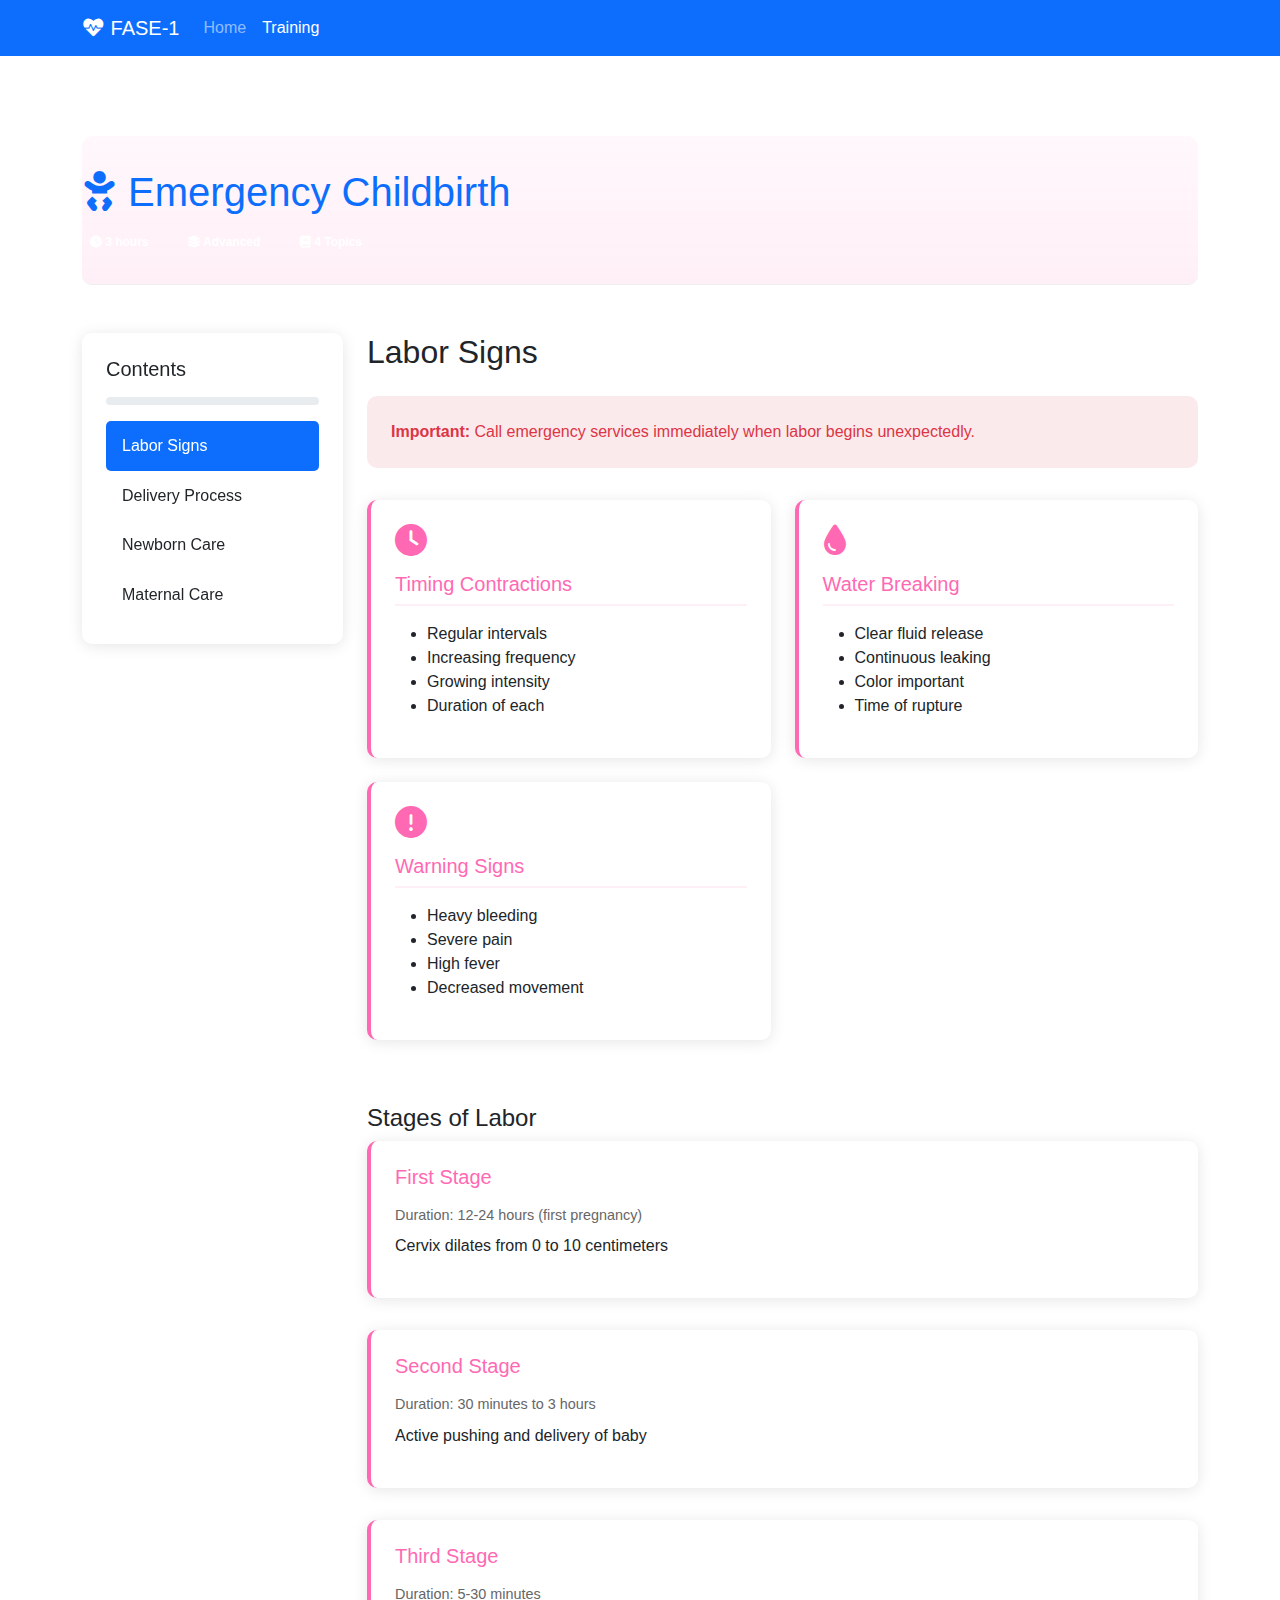
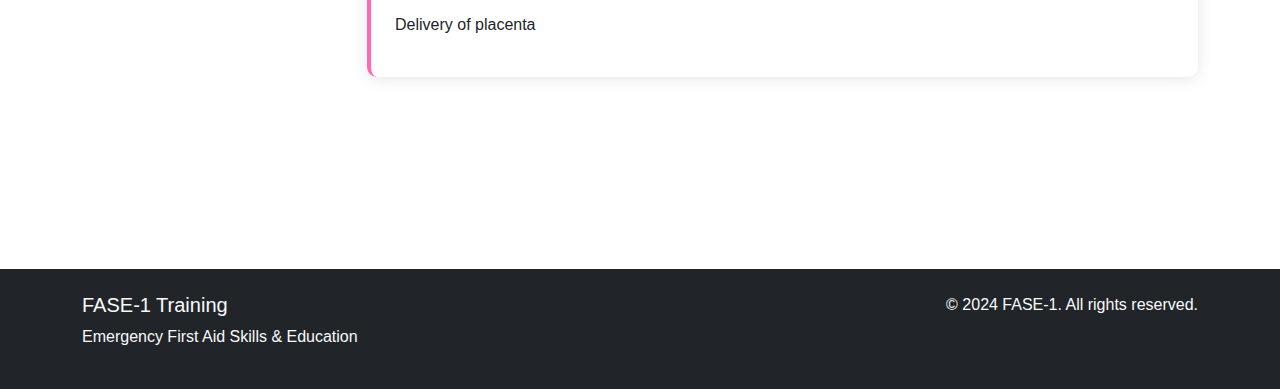
<file: FASE-1-rebuild/modules/childbirth.html>
<!DOCTYPE html>
<html lang="en">
<head>
    <meta charset="UTF-8">
    <meta name="viewport" content="width=device-width, initial-scale=1.0">
    <title>Emergency Childbirth - FASE-1 Training</title>
    <link href="https://cdn.jsdelivr.net/npm/bootstrap@5.1.3/dist/css/bootstrap.min.css" rel="stylesheet">
    <link href="https://cdnjs.cloudflare.com/ajax/libs/font-awesome/6.0.0/css/all.min.css" rel="stylesheet">
    <link href="../css/style.css" rel="stylesheet">
    <link href="../css/modules/childbirth.css" rel="stylesheet">
</head>
<body data-module-id="childbirth">
    <!-- Navigation Bar -->
    <nav class="navbar navbar-expand-lg navbar-dark bg-primary">
        <div class="container">
            <a class="navbar-brand" href="../index.html"><i class="fas fa-heartbeat"></i> FASE-1</a>
            <button class="navbar-toggler" type="button" data-bs-toggle="collapse" data-bs-target="#navbarNav">
                <span class="navbar-toggler-icon"></span>
            </button>
            <div class="collapse navbar-collapse" id="navbarNav">
                <ul class="navbar-nav">
                    <li class="nav-item">
                        <a class="nav-link" href="../index.html">Home</a>
                    </li>
                    <li class="nav-item">
                        <a class="nav-link active" href="../training.html">Training</a>
                    </li>
                </ul>
            </div>
        </div>
    </nav>

    <!-- Module Content -->
    <div class="module-content">
        <div class="container py-5">
            <div class="module-header mb-5 childbirth-header">
                <h1><i class="fas fa-baby"></i> Emergency Childbirth</h1>
                <div class="module-meta">
                    <span class="badge bg-pink me-2">
                        <i class="fas fa-clock"></i> 3 hours
                    </span>
                    <span class="badge bg-pink me-2">
                        <i class="fas fa-layer-group"></i> Advanced
                    </span>
                    <span class="badge bg-pink">
                        <i class="fas fa-book"></i> 4 Topics
                    </span>
                </div>
            </div>

            <!-- Module Navigation -->
            <div class="row">
                <div class="col-md-3">
                    <div class="module-nav card sticky-top">
                        <div class="card-body">
                            <h5 class="card-title">Contents</h5>
                            <div class="progress mb-3 progress-small">
                                <div class="progress-bar bg-pink" role="progressbar" style="width: 0%"></div>
                            </div>
                            <nav class="nav flex-column">
                                <a class="nav-link active" href="#labor">Labor Signs</a>
                                <a class="nav-link" href="#delivery">Delivery Process</a>
                                <a class="nav-link" href="#newborn">Newborn Care</a>
                                <a class="nav-link" href="#maternal">Maternal Care</a>
                            </nav>
                        </div>
                    </div>
                </div>

                <div class="col-md-9">
                    <div class="module-sections">
                        <!-- Labor Signs Section -->
                        <section id="labor" class="module-section active">
                            <h2>Labor Signs</h2>
                            
                            <div class="alert alert-danger">
                                <strong>Important:</strong> Call emergency services immediately when labor begins unexpectedly.
                            </div>

                            <div class="labor-signs">
                                <div class="labor-card">
                                    <i class="fas fa-clock"></i>
                                    <h5>Timing Contractions</h5>
                                    <ul>
                                        <li>Regular intervals</li>
                                        <li>Increasing frequency</li>
                                        <li>Growing intensity</li>
                                        <li>Duration of each</li>
                                    </ul>
                                </div>
                                <div class="labor-card">
                                    <i class="fas fa-tint"></i>
                                    <h5>Water Breaking</h5>
                                    <ul>
                                        <li>Clear fluid release</li>
                                        <li>Continuous leaking</li>
                                        <li>Color important</li>
                                        <li>Time of rupture</li>
                                    </ul>
                                </div>
                                <div class="labor-card">
                                    <i class="fas fa-exclamation-circle"></i>
                                    <h5>Warning Signs</h5>
                                    <ul>
                                        <li>Heavy bleeding</li>
                                        <li>Severe pain</li>
                                        <li>High fever</li>
                                        <li>Decreased movement</li>
                                    </ul>
                                </div>
                            </div>

                            <div class="stages-timeline mt-4">
                                <h4>Stages of Labor</h4>
                                <div class="stage-card">
                                    <h5>First Stage</h5>
                                    <div class="duration">Duration: 12-24 hours (first pregnancy)</div>
                                    <p>Cervix dilates from 0 to 10 centimeters</p>
                                </div>
                                <div class="stage-card">
                                    <h5>Second Stage</h5>
                                    <div class="duration">Duration: 30 minutes to 3 hours</div>
                                    <p>Active pushing and delivery of baby</p>
                                </div>
                                <div class="stage-card">
                                    <h5>Third Stage</h5>
                                    <div class="duration">Duration: 5-30 minutes</div>
                                    <p>Delivery of placenta</p>
                                </div>
                            </div>
                        </section>

                        <!-- Delivery Process Section -->
                        <section id="delivery" class="module-section">
                            <h2>Delivery Process</h2>
                            
                            <div class="supplies-checklist">
                                <div class="supply-category">
                                    <h5>Essential Supplies</h5>
                                    <ul>
                                        <li>Clean towels/blankets</li>
                                        <li>Sterile gloves</li>
                                        <li>Clean scissors</li>
                                        <li>String/cord clamps</li>
                                        <li>Plastic sheet</li>
                                    </ul>
                                </div>
                                <div class="supply-category">
                                    <h5>Hygiene Items</h5>
                                    <ul>
                                        <li>Hand sanitizer</li>
                                        <li>Soap</li>
                                        <li>Clean water</li>
                                        <li>Antiseptic solution</li>
                                    </ul>
                                </div>
                            </div>

                            <div class="technique-steps mt-4">
                                <h4>Emergency Delivery Steps</h4>
                                <ol class="emergency-steps">
                                    <li>
                                        <h5>Prepare the Area</h5>
                                        <p>Create a clean, warm environment with good lighting.</p>
                                    </li>
                                    <li>
                                        <h5>Position the Mother</h5>
                                        <p>Help her lie on her back with knees bent and feet flat.</p>
                                    </li>
                                    <li>
                                        <h5>Support the Head</h5>
                                        <p>As baby crowns, support the head but don't pull.</p>
                                    </li>
                                    <li>
                                        <h5>Check for Cord</h5>
                                        <p>Ensure umbilical cord is not wrapped around neck.</p>
                                    </li>
                                </ol>
                            </div>

                            <div class="complications-alert">
                                <h5><i class="fas fa-exclamation-triangle"></i> Emergency Signs</h5>
                                <p>Call emergency services immediately if you observe:</p>
                                <ul>
                                    <li>Excessive bleeding</li>
                                    <li>Breech presentation</li>
                                    <li>Prolapsed cord</li>
                                    <li>Mother loses consciousness</li>
                                </ul>
                            </div>
                        </section>

                        <!-- Newborn Care Section -->
                        <section id="newborn" class="module-section">
                            <h2>Newborn Care</h2>
                            
                            <div class="newborn-care">
                                <div class="care-card">
                                    <h5>Immediate Care</h5>
                                    <ul>
                                        <li>Clear airways</li>
                                        <li>Dry and warm baby</li>
                                        <li>Assess breathing</li>
                                        <li>Skin-to-skin contact</li>
                                    </ul>
                                </div>
                                <div class="care-card">
                                    <h5>Cord Care</h5>
                                    <ul>
                                        <li>Wait for pulsation to stop</li>
                                        <li>Clamp/tie cord twice</li>
                                        <li>Cut between clamps</li>
                                        <li>Check for bleeding</li>
                                    </ul>
                                </div>
                            </div>

                            <div class="mt-4">
                                <h4>APGAR Score</h4>
                                <table class="apgar-table">
                                    <thead>
                                        <tr>
                                            <th>Sign</th>
                                            <th>0 Points</th>
                                            <th>1 Point</th>
                                            <th>2 Points</th>
                                        </tr>
                                    </thead>
                                    <tbody>
                                        <tr>
                                            <td>Color</td>
                                            <td>Blue/Pale</td>
                                            <td>Blue extremities</td>
                                            <td>Pink</td>
                                        </tr>
                                        <tr>
                                            <td>Heart Rate</td>
                                            <td>Absent</td>
                                            <td>Below 100</td>
                                            <td>Above 100</td>
                                        </tr>
                                        <tr>
                                            <td>Reflexes</td>
                                            <td>No response</td>
                                            <td>Grimace</td>
                                            <td>Cry</td>
                                        </tr>
                                        <tr>
                                            <td>Muscle Tone</td>
                                            <td>Limp</td>
                                            <td>Some flexion</td>
                                            <td>Active motion</td>
                                        </tr>
                                        <tr>
                                            <td>Breathing</td>
                                            <td>Absent</td>
                                            <td>Weak cry</td>
                                            <td>Strong cry</td>
                                        </tr>
                                    </tbody>
                                </table>
                            </div>
                        </section>

                        <!-- Maternal Care Section -->
                        <section id="maternal" class="module-section">
                            <h2>Maternal Care</h2>
                            
                            <div class="technique-steps">
                                <h4>Post-Delivery Care</h4>
                                <ol class="emergency-steps">
                                    <li>
                                        <h5>Monitor Bleeding</h5>
                                        <p>Watch for excessive blood loss and clots.</p>
                                    </li>
                                    <li>
                                        <h5>Deliver Placenta</h5>
                                        <p>Wait for natural delivery, don't pull.</p>
                                    </li>
                                    <li>
                                        <h5>Massage Uterus</h5>
                                        <p>Gentle massage to help contraction.</p>
                                    </li>
                                    <li>
                                        <h5>Keep Warm</h5>
                                        <p>Maintain mother's body temperature.</p>
                                    </li>
                                </ol>
                            </div>

                            <div class="assessment mt-4">
                                <h4>Knowledge Check</h4>
                                <div class="childbirth-quiz">
                                    <form id="childbirthQuiz">
                                        <div class="question">
                                            <p><strong>What should you do immediately after the baby is born?</strong></p>
                                        </div>
                                        <div class="options">
                                            <div class="option">
                                                <input class="form-check-input" type="radio" name="q1" value="1" id="option1">
                                                <label class="form-check-label" for="option1">Cut the umbilical cord immediately</label>
                                            </div>
                                            <div class="option">
                                                <input class="form-check-input" type="radio" name="q1" value="2" id="option2">
                                                <label class="form-check-label" for="option2">Dry and warm the baby</label>
                                            </div>
                                            <div class="option">
                                                <input class="form-check-input" type="radio" name="q1" value="3" id="option3">
                                                <label class="form-check-label" for="option3">Give the baby water</label>
                                            </div>
                                        </div>
                                        <button type="button" class="btn btn-pink mt-3" onclick="checkAnswer()">Submit</button>
                                    </form>
                                </div>
                            </div>
                        </section>
                    </div>
                </div>
            </div>
        </div>
    </div>

    <!-- Footer -->
    <footer class="bg-dark text-light py-4 mt-5">
        <div class="container">
            <div class="row">
                <div class="col-md-6">
                    <h5>FASE-1 Training</h5>
                    <p>Emergency First Aid Skills & Education</p>
                </div>
                <div class="col-md-6 text-md-end">
                    <p>&copy; 2024 FASE-1. All rights reserved.</p>
                </div>
            </div>
        </div>
    </footer>

    <!-- Scripts -->
    <script src="https://cdn.jsdelivr.net/npm/bootstrap@5.1.3/dist/js/bootstrap.bundle.min.js"></script>
    <script src="../js/moduleConfig.js"></script>
    <script src="../js/courseManager.js"></script>
    <script src="../js/moduleNavigation.js"></script>
    <script>
        // Initialize Course Manager
        const courseManager = new CourseManager();
        courseManager.initializeModule('childbirth', 4); // 4 sections in this module

        function checkAnswer() {
            const answer = document.querySelector('input[name="q1"]:checked')?.value;
            if (!answer) {
                alert('Please select an answer.');
                return;
            }

            if (answer === '2') {
                alert('Correct! The first priority is to dry and warm the baby to prevent heat loss.');
                courseManager.saveQuizScore('childbirth', 'quiz1', 100);
            } else {
                alert('Incorrect. The baby should be dried and warmed immediately after birth to prevent heat loss.');
                courseManager.saveQuizScore('childbirth', 'quiz1', 0);
            }
        }

        // Initialize Progress Tracking
        const progressTracker = new ProgressTracker(courseManager);
        progressTracker.startTracking();
    </script>
</body>
</html>
</file>
<file: FASE-1-rebuild/css/style.css>
/* General Styles */
:root {
    --primary-color: #0d6efd;
    --danger-color: #dc3545;
    --success-color: #198754;
    --dark-color: #212529;
}

body {
    font-family: 'Segoe UI', Tahoma, Geneva, Verdana, sans-serif;
}

/* Hero Section */
.hero-section {
    background: linear-gradient(rgba(13, 110, 253, 0.9), rgba(13, 110, 253, 0.7)),
                url('../images/hero-bg.jpg') center/cover;
    color: white;
    padding: 100px 0;
    margin-bottom: 50px;
}

.hero-section h1 {
    font-size: 3rem;
    margin-bottom: 20px;
}

.cta-buttons {
    margin-top: 30px;
}

.cta-buttons .btn {
    margin: 0 10px;
    padding: 12px 30px;
}

/* Pulse Animation for Emergency Button */
.pulse-button {
    animation: pulse 2s infinite;
}

@keyframes pulse {
    0% {
        box-shadow: 0 0 0 0 rgba(220, 53, 69, 0.4);
    }
    70% {
        box-shadow: 0 0 0 10px rgba(220, 53, 69, 0);
    }
    100% {
        box-shadow: 0 0 0 0 rgba(220, 53, 69, 0);
    }
}

/* Section Styles */
.section {
    padding: 80px 0;
}

.section h2 {
    text-align: center;
    margin-bottom: 50px;
}

/* Emergency Panel */
.demo-emergency-panel {
    background: white;
    border-radius: 10px;
    box-shadow: 0 2px 15px rgba(0, 0, 0, 0.1);
    padding: 30px;
}

.emergency-types {
    display: flex;
    justify-content: center;
    gap: 20px;
    margin-bottom: 30px;
}

.emergency-type {
    display: flex;
    flex-direction: column;
    align-items: center;
    padding: 20px;
    border: none;
    border-radius: 10px;
    background: #f8f9fa;
    cursor: pointer;
    transition: all 0.3s ease;
}

.emergency-type:hover {
    background: var(--primary-color);
    color: white;
}

.emergency-type i {
    font-size: 2rem;
    margin-bottom: 10px;
}

/* Training Cards */
.training-card {
    background: white;
    border-radius: 10px;
    box-shadow: 0 2px 15px rgba(0, 0, 0, 0.1);
    padding: 30px;
    text-align: center;
    margin-bottom: 30px;
    transition: transform 0.3s ease;
}

.training-card:hover {
    transform: translateY(-5px);
}

.card-icon {
    width: 80px;
    height: 80px;
    background: var(--primary-color);
    color: white;
    border-radius: 50%;
    display: flex;
    align-items: center;
    justify-content: center;
    margin: 0 auto 20px;
}

.card-icon i {
    font-size: 2rem;
}

/* Stats Section */
.stats {
    display: flex;
    justify-content: space-around;
    margin: 40px 0;
}

.stat-item {
    text-align: center;
}

.stat-item h4 {
    font-size: 2rem;
    color: var(--primary-color);
    margin-bottom: 10px;
}

/* Feature List */
.feature-list {
    margin-top: 40px;
}

.feature-item {
    display: flex;
    align-items: center;
    margin-bottom: 30px;
}

.feature-item i {
    font-size: 2rem;
    color: var(--primary-color);
    margin-right: 20px;
}

/* Footer */
.footer {
    padding: 40px 0;
}

.social-links a {
    color: white;
    margin-left: 20px;
    font-size: 1.5rem;
    transition: color 0.3s ease;
}

.social-links a:hover {
    color: var(--primary-color);
}

/* Emergency Section */
.emergency-header {
    background: linear-gradient(45deg, var(--danger-color), #e35d6a);
}

.emergency-type {
    background: white;
    border: none;
    border-radius: 15px;
    padding: 2rem;
    text-align: center;
    transition: all 0.3s ease;
    box-shadow: 0 4px 6px rgba(0, 0, 0, 0.1);
    height: 100%;
    cursor: pointer;
}

.emergency-type:hover {
    transform: translateY(-5px);
    box-shadow: 0 6px 12px rgba(0, 0, 0, 0.15);
}

.emergency-type i {
    color: var(--danger-color);
}

.emergency-type h3 {
    margin: 1rem 0;
    color: var(--dark);
}

.emergency-type p {
    color: var(--secondary-color);
    margin-bottom: 0;
}

/* Page Navigation */
#homePage,
#emergencyPage {
    min-height: 100vh;
    transition: opacity 0.3s ease;
}

#emergencyPage {
    background-color: #fff;
}

#emergencyPage .emergency-header {
    background: linear-gradient(45deg, var(--danger-color), #e35d6a);
}

/* Remove modal styles since we're using page navigation */
.modal-fullscreen {
    display: none;
}

/* Page Transitions */
.page-section {
    opacity: 1;
    transition: opacity 0.3s ease;
}

.page-section.fade-out {
    opacity: 0;
}

/* Module Pages */
.module-content {
    padding: 2rem 0;
    min-height: calc(100vh - 200px); /* Account for navbar and footer */
}

.module-header {
    margin-bottom: 2rem;
    padding-bottom: 1rem;
    border-bottom: 1px solid #eee;
}

.module-header h1 {
    color: var(--primary-color);
    margin-bottom: 1rem;
}

.module-meta {
    display: flex;
    gap: 1rem;
    align-items: center;
}

.module-nav {
    position: sticky;
    top: 2rem;
}

.module-nav .card {
    border: none;
    box-shadow: 0 2px 15px rgba(0, 0, 0, 0.1);
}

.module-nav .nav-link {
    color: var(--dark-color);
    padding: 0.8rem 1rem;
    border-radius: 5px;
    transition: all 0.3s ease;
}

.module-nav .nav-link:hover {
    background-color: rgba(13, 110, 253, 0.1);
}

.module-nav .nav-link.active {
    background-color: var(--primary-color);
    color: white;
}

.module-section {
    display: none;
    opacity: 0;
    transition: opacity 0.3s ease;
}

.module-section.active {
    display: block;
    opacity: 1;
}

.module-section h2 {
    color: var(--dark-color);
    margin-bottom: 1.5rem;
}

.technique-steps {
    background-color: #f8f9fa;
    padding: 2rem;
    border-radius: 10px;
    margin: 1.5rem 0;
}

.technique-steps h4 {
    color: var(--primary-color);
    margin-bottom: 1.5rem;
}

.technique-steps ol > li {
    margin-bottom: 1.5rem;
}

.technique-steps h5 {
    color: var(--dark-color);
    margin-bottom: 0.5rem;
}

.video-demo {
    margin: 2rem 0;
}

.video-demo img {
    max-width: 100%;
    border-radius: 10px;
    box-shadow: 0 2px 15px rgba(0, 0, 0, 0.1);
}

.assessment {
    background-color: #f8f9fa;
    padding: 2rem;
    border-radius: 10px;
    margin: 2rem 0;
}

.module-navigation {
    margin-top: 3rem;
    padding-top: 1.5rem;
    border-top: 1px solid #eee;
}

.progress {
    height: 0.5rem;
    margin: 1rem 0;
    background-color: #e9ecef;
}

.progress-bar {
    background-color: var(--primary-color);
    transition: width 0.3s ease;
}

/* Quiz Styles */
.quiz-card {
    background-color: white;
    border-radius: 10px;
    box-shadow: 0 2px 15px rgba(0, 0, 0, 0.1);
    padding: 2rem;
    margin-bottom: 1.5rem;
}

.form-check {
    margin-bottom: 1rem;
}

.form-check-input:checked {
    background-color: var(--primary-color);
    border-color: var(--primary-color);
}

/* Alert Styles */
.alert {
    border: none;
    border-radius: 10px;
    padding: 1.5rem;
    margin-bottom: 1.5rem;
}

.alert-info {
    background-color: rgba(13, 110, 253, 0.1);
    color: var(--primary-color);
}

.alert-warning {
    background-color: rgba(255, 193, 7, 0.1);
    color: #856404;
}

.alert-danger {
    background-color: rgba(220, 53, 69, 0.1);
    color: var(--danger-color);
}

/* Card Styles */
.card {
    border: none;
    border-radius: 10px;
    box-shadow: 0 2px 15px rgba(0, 0, 0, 0.1);
    margin-bottom: 1.5rem;
}

.card-body {
    padding: 1.5rem;
}

/* Animation */
@keyframes fadeIn {
    from {
        opacity: 0;
        transform: translateY(20px);
    }
    to {
        opacity: 1;
        transform: translateY(0);
    }
}

/* Responsive Design */
@media (max-width: 768px) {
    .hero-section {
        padding: 50px 0;
    }

    .hero-section h1 {
        font-size: 2rem;
    }

    .emergency-types {
        flex-direction: column;
    }

    .stats {
        flex-direction: column;
    }

    .stat-item {
        margin-bottom: 20px;
    }
}
</file>
<file: FASE-1-rebuild/css/modules/asthma.css>
/* Asthma Attack Response Module Specific Styles */

/* Module Header */
.asthma-header {
    background: linear-gradient(rgba(13, 202, 240, 0.05), rgba(13, 202, 240, 0.1));
    padding: 2rem 0;
    border-radius: 10px;
}

/* Severity Levels */
.severity-levels {
    display: grid;
    grid-template-columns: repeat(auto-fit, minmax(280px, 1fr));
    gap: 1.5rem;
    margin: 2rem 0;
}

.severity-card {
    background: white;
    border-radius: 10px;
    box-shadow: 0 2px 15px rgba(0, 0, 0, 0.1);
    padding: 1.5rem;
    border-left: 4px solid var(--info-color);
}

.severity-card h5 {
    color: var(--info-color);
    border-bottom: 2px solid rgba(13, 202, 240, 0.1);
    padding-bottom: 0.5rem;
    margin-bottom: 1rem;
}

/* Symptoms Grid */
.symptoms-grid {
    display: grid;
    grid-template-columns: repeat(auto-fit, minmax(200px, 1fr));
    gap: 1rem;
    margin: 1.5rem 0;
}

.symptom-card {
    background: white;
    border-radius: 10px;
    padding: 1.5rem;
    text-align: center;
    box-shadow: 0 2px 15px rgba(0, 0, 0, 0.1);
}

.symptom-card i {
    font-size: 2rem;
    color: var(--info-color);
    margin-bottom: 1rem;
}

/* Response Steps */
.response-steps {
    counter-reset: step;
}

.response-steps li {
    position: relative;
    padding-left: 3rem;
    margin-bottom: 2rem;
}

.response-steps li::before {
    content: counter(step);
    counter-increment: step;
    position: absolute;
    left: 0;
    top: 0;
    width: 2rem;
    height: 2rem;
    background: var(--info-color);
    color: white;
    border-radius: 50%;
    display: flex;
    align-items: center;
    justify-content: center;
    font-weight: bold;
}

/* Inhaler Usage */
.inhaler-guide {
    background: #f8f9fa;
    border-radius: 10px;
    padding: 1.5rem;
    margin: 2rem 0;
}

.inhaler-steps {
    display: grid;
    grid-template-columns: repeat(auto-fit, minmax(250px, 1fr));
    gap: 1.5rem;
    margin: 2rem 0;
}

.inhaler-step {
    background: white;
    border-radius: 10px;
    padding: 1.5rem;
    text-align: center;
    box-shadow: 0 2px 15px rgba(0, 0, 0, 0.1);
}

.inhaler-step i {
    font-size: 2rem;
    color: var(--info-color);
    margin-bottom: 1rem;
}

/* Prevention Tips */
.prevention-tips {
    display: grid;
    grid-template-columns: repeat(auto-fit, minmax(280px, 1fr));
    gap: 1.5rem;
    margin: 2rem 0;
}

.prevention-card {
    background: white;
    border-radius: 10px;
    padding: 1.5rem;
    box-shadow: 0 2px 15px rgba(0, 0, 0, 0.1);
}

.prevention-card h5 {
    color: var(--info-color);
    margin-bottom: 1rem;
}

.prevention-card i {
    font-size: 1.5rem;
    color: var(--info-color);
    margin-right: 0.5rem;
}

/* Quiz Section */
.asthma-quiz {
    background: white;
    border-radius: 10px;
    box-shadow: 0 2px 15px rgba(0, 0, 0, 0.1);
    padding: 2rem;
}

.asthma-quiz .question {
    font-size: 1.1rem;
    font-weight: 500;
    margin-bottom: 1.5rem;
}

.asthma-quiz .options {
    display: grid;
    gap: 1rem;
}

.asthma-quiz .option {
    padding: 1rem;
    border: 1px solid rgba(0, 0, 0, 0.1);
    border-radius: 8px;
    cursor: pointer;
    transition: all 0.3s ease;
}

.asthma-quiz .option:hover {
    background: rgba(13, 202, 240, 0.05);
    border-color: var(--info-color);
}

.asthma-quiz .option.selected {
    background: rgba(13, 202, 240, 0.1);
    border-color: var(--info-color);
}

/* Emergency Alert */
.emergency-alert {
    background: rgba(220, 53, 69, 0.1);
    border-left: 4px solid var(--danger-color);
    padding: 1rem;
    margin: 1rem 0;
    border-radius: 0 8px 8px 0;
}

/* Responsive Adjustments */
@media (max-width: 768px) {
    .severity-levels,
    .prevention-tips {
        grid-template-columns: 1fr;
    }

    .symptoms-grid {
        grid-template-columns: repeat(auto-fit, minmax(150px, 1fr));
    }

    .response-steps li {
        padding-left: 2.5rem;
    }
}

/* Print Styles */
@media print {
    .response-steps li::before {
        print-color-adjust: exact;
        -webkit-print-color-adjust: exact;
    }

    .severity-card,
    .prevention-card {
        break-inside: avoid;
    }

    .inhaler-guide {
        break-inside: avoid;
    }
}
</file>
<file: FASE-1-rebuild/css/modules/burns.css>
/* Burns Care Module Specific Styles */

/* Module Header */
.burns-header {
    background: linear-gradient(rgba(255, 193, 7, 0.05), rgba(255, 193, 7, 0.1));
    padding: 2rem 0;
    border-radius: 10px;
}

/* Burns Types */
.burns-types {
    display: grid;
    grid-template-columns: repeat(auto-fit, minmax(280px, 1fr));
    gap: 1.5rem;
    margin: 2rem 0;
}

.burn-card {
    background: white;
    border-radius: 10px;
    box-shadow: 0 2px 15px rgba(0, 0, 0, 0.1);
    padding: 1.5rem;
    border-left: 4px solid var(--warning-color);
}

.burn-card h5 {
    color: var(--warning-color);
    border-bottom: 2px solid rgba(255, 193, 7, 0.1);
    padding-bottom: 0.5rem;
    margin-bottom: 1rem;
}

/* Assessment Guide */
.assessment-guide {
    display: grid;
    grid-template-columns: repeat(auto-fit, minmax(200px, 1fr));
    gap: 1rem;
    margin: 1.5rem 0;
}

.assessment-item {
    background: white;
    border-radius: 10px;
    padding: 1.5rem;
    text-align: center;
    box-shadow: 0 2px 15px rgba(0, 0, 0, 0.1);
}

.assessment-item i {
    font-size: 2rem;
    color: var(--warning-color);
    margin-bottom: 1rem;
}

/* Treatment Steps */
.treatment-steps {
    counter-reset: step;
}

.treatment-steps li {
    position: relative;
    padding-left: 3rem;
    margin-bottom: 2rem;
}

.treatment-steps li::before {
    content: counter(step);
    counter-increment: step;
    position: absolute;
    left: 0;
    top: 0;
    width: 2rem;
    height: 2rem;
    background: var(--warning-color);
    color: white;
    border-radius: 50%;
    display: flex;
    align-items: center;
    justify-content: center;
    font-weight: bold;
}

/* Severity Scale */
.severity-scale {
    background: #f8f9fa;
    border-radius: 10px;
    padding: 1.5rem;
    margin: 2rem 0;
}

.severity-indicators {
    display: flex;
    flex-wrap: wrap;
    gap: 1rem;
    margin: 1rem 0;
}

.severity-indicator {
    flex: 1;
    min-width: 200px;
    padding: 1rem;
    border-radius: 8px;
    text-align: center;
}

.severity-indicator.mild {
    background: rgba(25, 135, 84, 0.1);
    border: 1px solid var(--success-color);
}

.severity-indicator.moderate {
    background: rgba(255, 193, 7, 0.1);
    border: 1px solid var(--warning-color);
}

.severity-indicator.severe {
    background: rgba(220, 53, 69, 0.1);
    border: 1px solid var(--danger-color);
}

/* First Aid Kit */
.first-aid-kit {
    display: grid;
    grid-template-columns: repeat(auto-fit, minmax(250px, 1fr));
    gap: 1.5rem;
    margin: 2rem 0;
}

.supply-item {
    background: white;
    border-radius: 10px;
    padding: 1.5rem;
    text-align: center;
    box-shadow: 0 2px 15px rgba(0, 0, 0, 0.1);
}

.supply-item i {
    font-size: 2rem;
    color: var(--warning-color);
    margin-bottom: 1rem;
}

/* Chemical Burns */
.chemical-burns {
    background: rgba(220, 53, 69, 0.1);
    border-left: 4px solid var(--danger-color);
    padding: 1.5rem;
    margin: 1.5rem 0;
    border-radius: 0 8px 8px 0;
}

/* Quiz Section */
.burns-quiz {
    background: white;
    border-radius: 10px;
    box-shadow: 0 2px 15px rgba(0, 0, 0, 0.1);
    padding: 2rem;
}

.burns-quiz .question {
    font-size: 1.1rem;
    font-weight: 500;
    margin-bottom: 1.5rem;
}

.burns-quiz .options {
    display: grid;
    gap: 1rem;
}

.burns-quiz .option {
    padding: 1rem;
    border: 1px solid rgba(0, 0, 0, 0.1);
    border-radius: 8px;
    cursor: pointer;
    transition: all 0.3s ease;
}

.burns-quiz .option:hover {
    background: rgba(255, 193, 7, 0.05);
    border-color: var(--warning-color);
}

.burns-quiz .option.selected {
    background: rgba(255, 193, 7, 0.1);
    border-color: var(--warning-color);
}

/* Do's and Don'ts */
.dos-donts {
    display: grid;
    grid-template-columns: repeat(auto-fit, minmax(280px, 1fr));
    gap: 1.5rem;
    margin: 2rem 0;
}

.dos, .donts {
    background: white;
    border-radius: 10px;
    padding: 1.5rem;
    box-shadow: 0 2px 15px rgba(0, 0, 0, 0.1);
}

.dos {
    border-left: 4px solid var(--success-color);
}

.donts {
    border-left: 4px solid var(--danger-color);
}

.dos h5 {
    color: var(--success-color);
}

.donts h5 {
    color: var(--danger-color);
}

/* Responsive Adjustments */
@media (max-width: 768px) {
    .burns-types,
    .dos-donts {
        grid-template-columns: 1fr;
    }

    .assessment-guide {
        grid-template-columns: repeat(auto-fit, minmax(150px, 1fr));
    }

    .treatment-steps li {
        padding-left: 2.5rem;
    }

    .severity-indicator {
        min-width: 100%;
    }
}

/* Print Styles */
@media print {
    .treatment-steps li::before {
        print-color-adjust: exact;
        -webkit-print-color-adjust: exact;
    }

    .burn-card,
    .severity-indicator {
        break-inside: avoid;
    }

    .chemical-burns {
        break-inside: avoid;
    }
}
</file>
<file: FASE-1-rebuild/css/modules/childbirth.css>
/* Emergency Childbirth Module Specific Styles */

/* Module Header */
.childbirth-header {
    background: linear-gradient(rgba(255, 105, 180, 0.05), rgba(255, 105, 180, 0.1));
    padding: 2rem 0;
    border-radius: 10px;
}

/* Labor Signs */
.labor-signs {
    display: grid;
    grid-template-columns: repeat(auto-fit, minmax(280px, 1fr));
    gap: 1.5rem;
    margin: 2rem 0;
}

.labor-card {
    background: white;
    border-radius: 10px;
    box-shadow: 0 2px 15px rgba(0, 0, 0, 0.1);
    padding: 1.5rem;
    border-left: 4px solid hotpink;
}

.labor-card h5 {
    color: hotpink;
    border-bottom: 2px solid rgba(255, 105, 180, 0.1);
    padding-bottom: 0.5rem;
    margin-bottom: 1rem;
}

.labor-card i {
    font-size: 2rem;
    color: hotpink;
    margin-bottom: 1rem;
}

/* Stages Timeline */
.stages-timeline {
    position: relative;
    padding: 2rem 0;
}

.stage-card {
    background: white;
    border-radius: 10px;
    padding: 1.5rem;
    margin-bottom: 2rem;
    box-shadow: 0 2px 15px rgba(0, 0, 0, 0.1);
    border-left: 4px solid hotpink;
}

.stage-card h5 {
    color: hotpink;
    margin-bottom: 1rem;
}

.stage-card .duration {
    font-size: 0.9rem;
    color: #666;
    margin-bottom: 0.5rem;
}

/* Emergency Steps */
.emergency-steps {
    counter-reset: step;
    list-style: none;
    padding: 0;
}

.emergency-steps li {
    position: relative;
    padding-left: 3rem;
    margin-bottom: 2rem;
}

.emergency-steps li::before {
    content: counter(step);
    counter-increment: step;
    position: absolute;
    left: 0;
    top: 0;
    width: 2rem;
    height: 2rem;
    background: hotpink;
    color: white;
    border-radius: 50%;
    display: flex;
    align-items: center;
    justify-content: center;
    font-weight: bold;
}

/* Supplies Checklist */
.supplies-checklist {
    display: grid;
    grid-template-columns: repeat(auto-fit, minmax(250px, 1fr));
    gap: 1.5rem;
    margin: 2rem 0;
}

.supply-category {
    background: white;
    border-radius: 10px;
    padding: 1.5rem;
    box-shadow: 0 2px 15px rgba(0, 0, 0, 0.1);
}

.supply-category h5 {
    color: hotpink;
    border-bottom: 2px solid rgba(255, 105, 180, 0.1);
    padding-bottom: 0.5rem;
    margin-bottom: 1rem;
}

/* Complications Alert */
.complications-alert {
    background: rgba(220, 53, 69, 0.1);
    border-left: 4px solid var(--danger-color);
    padding: 1.5rem;
    margin: 1.5rem 0;
    border-radius: 0 8px 8px 0;
}

/* Newborn Care */
.newborn-care {
    display: grid;
    grid-template-columns: repeat(auto-fit, minmax(280px, 1fr));
    gap: 1.5rem;
    margin: 2rem 0;
}

.care-card {
    background: white;
    border-radius: 10px;
    padding: 1.5rem;
    box-shadow: 0 2px 15px rgba(0, 0, 0, 0.1);
    border-top: 4px solid hotpink;
}

.care-card h5 {
    color: hotpink;
    margin-bottom: 1rem;
}

/* APGAR Score */
.apgar-table {
    width: 100%;
    margin: 2rem 0;
    border-collapse: separate;
    border-spacing: 0;
    border-radius: 10px;
    overflow: hidden;
    box-shadow: 0 2px 15px rgba(0, 0, 0, 0.1);
}

.apgar-table th,
.apgar-table td {
    padding: 1rem;
    text-align: center;
    border: 1px solid rgba(0, 0, 0, 0.1);
}

.apgar-table th {
    background: rgba(255, 105, 180, 0.1);
    color: hotpink;
}

.apgar-table tr:nth-child(even) {
    background: rgba(255, 105, 180, 0.05);
}

/* Quiz Section */
.childbirth-quiz {
    background: white;
    border-radius: 10px;
    box-shadow: 0 2px 15px rgba(0, 0, 0, 0.1);
    padding: 2rem;
}

.childbirth-quiz .question {
    font-size: 1.1rem;
    font-weight: 500;
    margin-bottom: 1.5rem;
}

.childbirth-quiz .options {
    display: grid;
    gap: 1rem;
}

.childbirth-quiz .option {
    padding: 1rem;
    border: 1px solid rgba(0, 0, 0, 0.1);
    border-radius: 8px;
    cursor: pointer;
    transition: all 0.3s ease;
}

.childbirth-quiz .option:hover {
    background: rgba(255, 105, 180, 0.05);
    border-color: hotpink;
}

.childbirth-quiz .option.selected {
    background: rgba(255, 105, 180, 0.1);
    border-color: hotpink;
}

/* Responsive Adjustments */
@media (max-width: 768px) {
    .labor-signs,
    .newborn-care {
        grid-template-columns: 1fr;
    }

    .supplies-checklist {
        grid-template-columns: 1fr;
    }

    .emergency-steps li {
        padding-left: 2.5rem;
    }

    .apgar-table {
        display: block;
        overflow-x: auto;
        white-space: nowrap;
    }
}

/* Print Styles */
@media print {
    .emergency-steps li::before {
        print-color-adjust: exact;
        -webkit-print-color-adjust: exact;
    }

    .labor-card,
    .stage-card {
        break-inside: avoid;
    }

    .complications-alert {
        break-inside: avoid;
    }

    .apgar-table {
        break-inside: avoid;
    }
}
</file>
